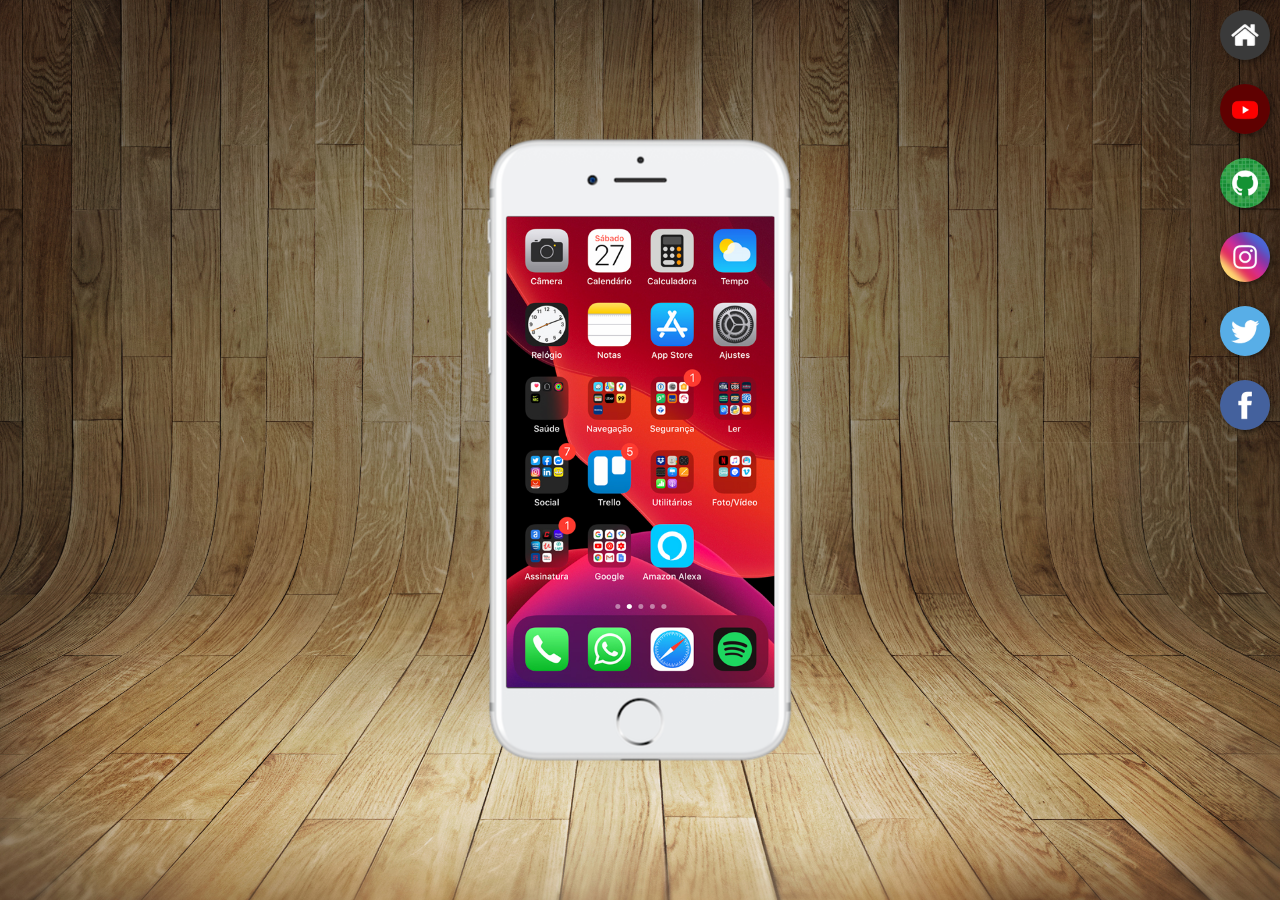
<file: index.html>
<!DOCTYPE html>
<html lang="pt-br">
  <head>
    <meta charset="UTF-8" />
    <meta name="viewport" content="width=device-width, initial-scale=1.0" />
    <link rel="shortcut icon" href="favicon.ico" type="image/x-icon" />
    <link rel="stylesheet" href="estilos/style.css" />
    <title>Projeto Redes Sociais</title>
  </head>
  <body>
    <main>
      <!--imagem do celular (tela)-->
      <section id="telefone">
        <!--mostra a imagem da tela inicial-->
        <iframe name="tela" id="tela" src="home.html" frameborder="0"></iframe>
      </section>

      <!--apps sociais-->
      <section id="redes-sociais">
        <!--link da pagina / conteudo do app-->
        <a href="home.html" target="tela">
          <!--imagem logo do app-->
          <img src="imagens/logo-home.jpg" alt=""
        /></a>
        <br />

        <a href="youtube.html" target="tela"
          ><img src="imagens/logo-youtube.jpg" alt="" /></a
        ><br />

        <a href="github.html" target="tela"
          ><img src="imagens/logo-github.jpg" alt="" /></a
        ><br />

        <a href="instagram.html" target="tela"
          ><img src="imagens/logo-instagram.jpg" alt="" /></a
        ><br />

        <a href="twitter.html" target="tela"
          ><img src="imagens/logo-twitter.jpg" alt="" /></a
        ><br />

        <a href="facebook.html" target="tela"
          ><img src="imagens/logo-facebook.jpg" alt=""
        /></a>
      </section>
    </main>
  </body>
</html>
</file>
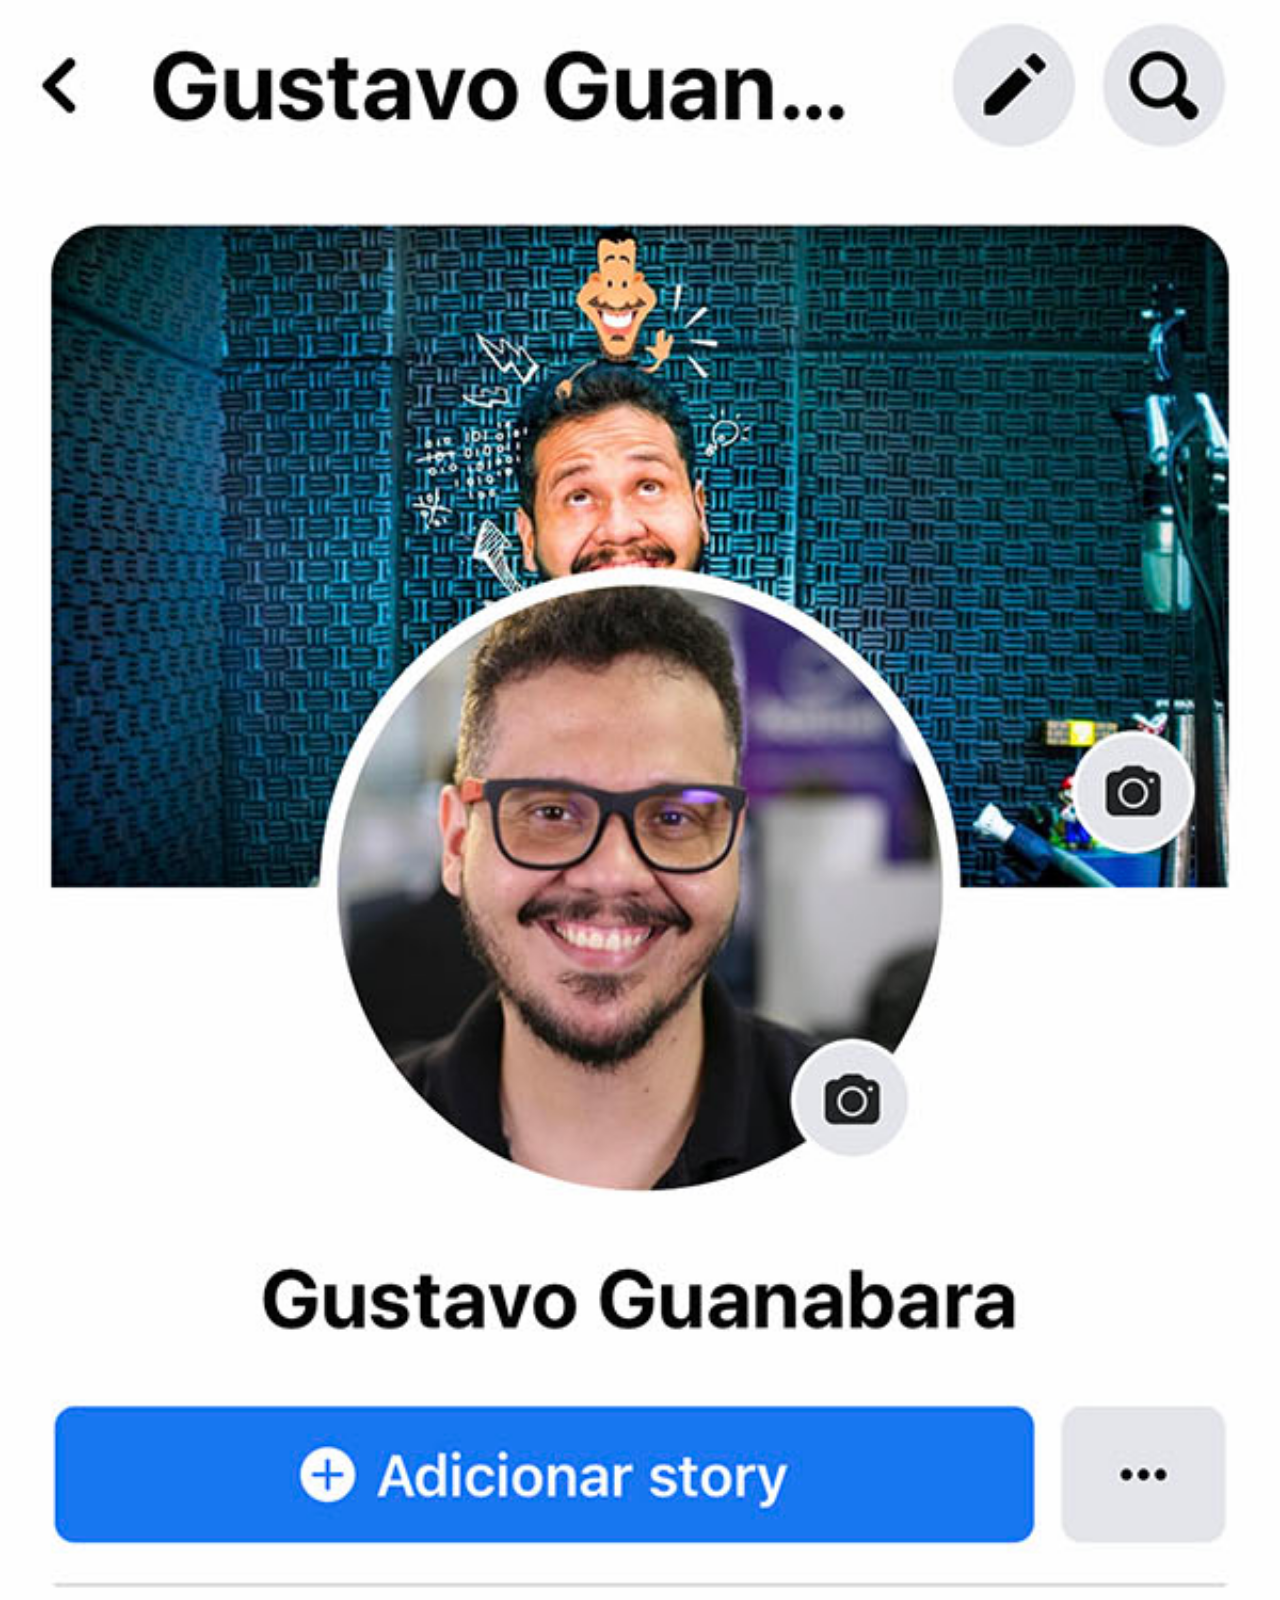
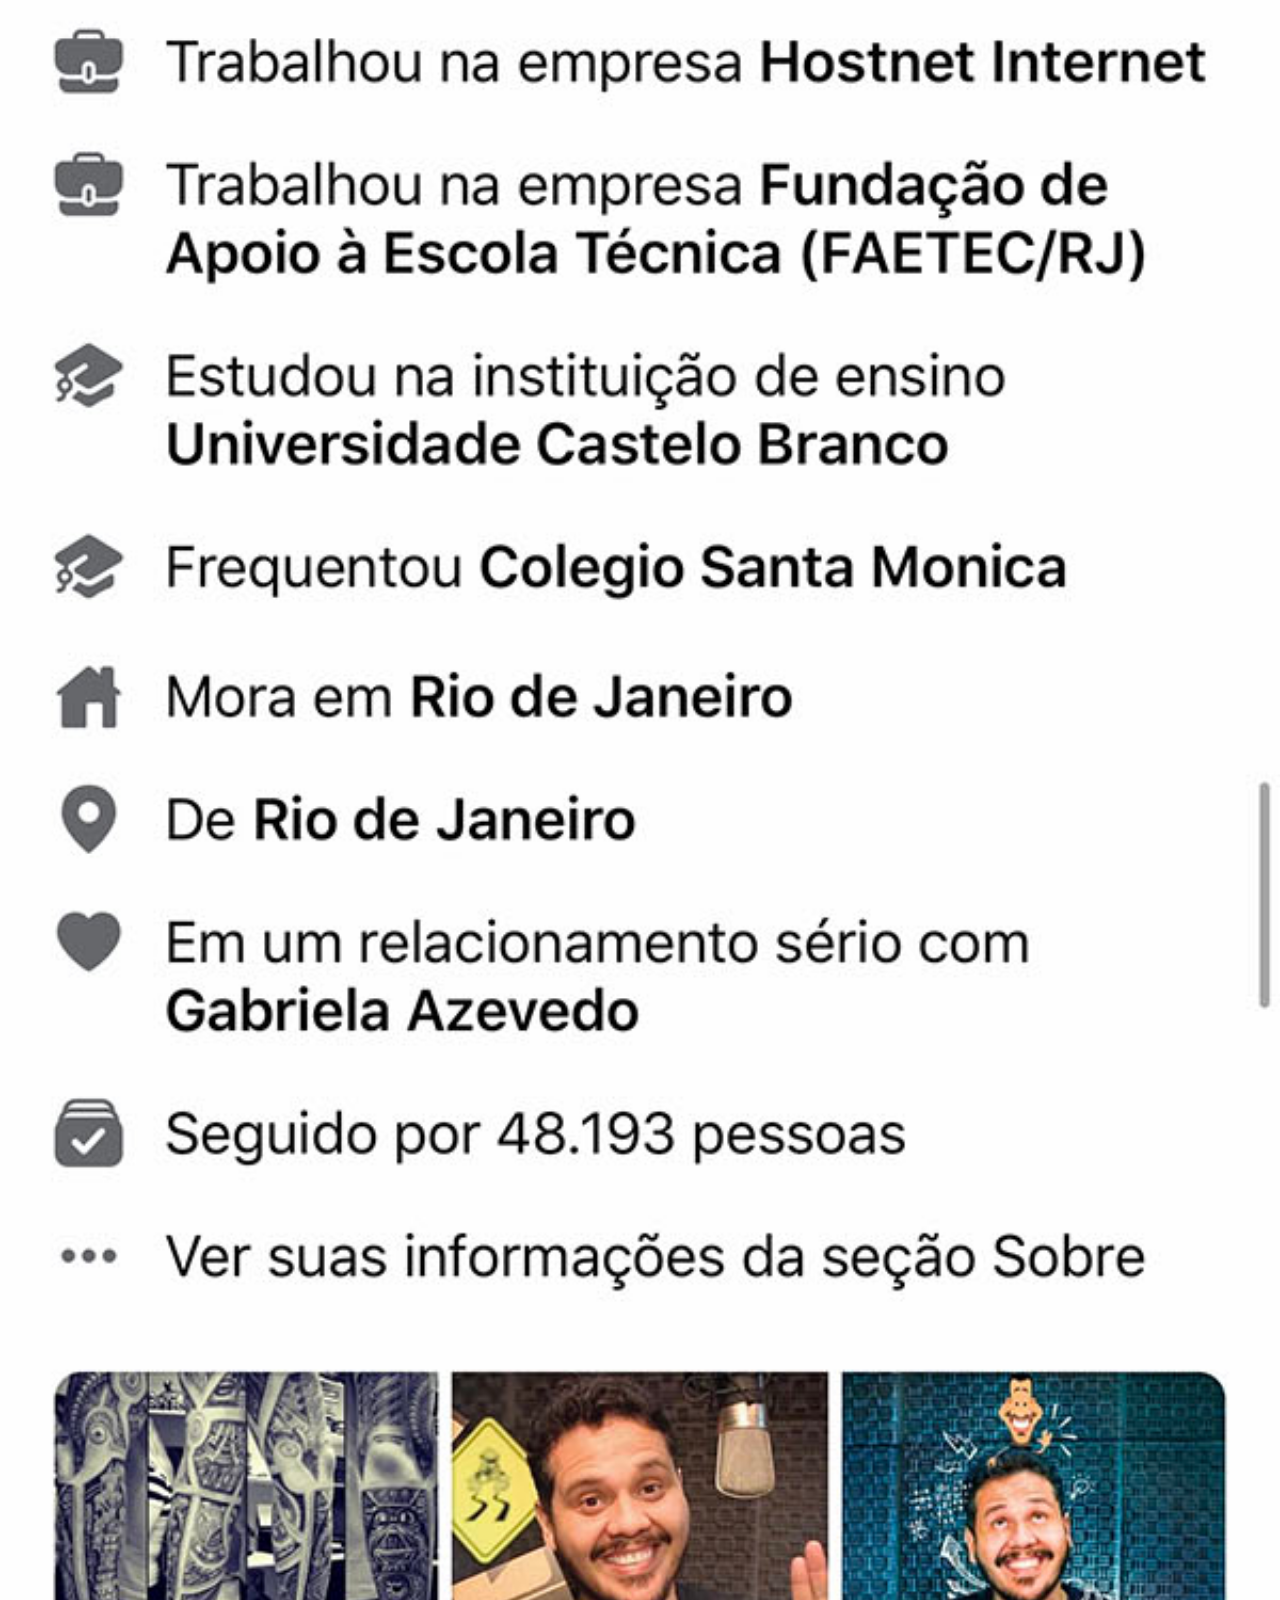
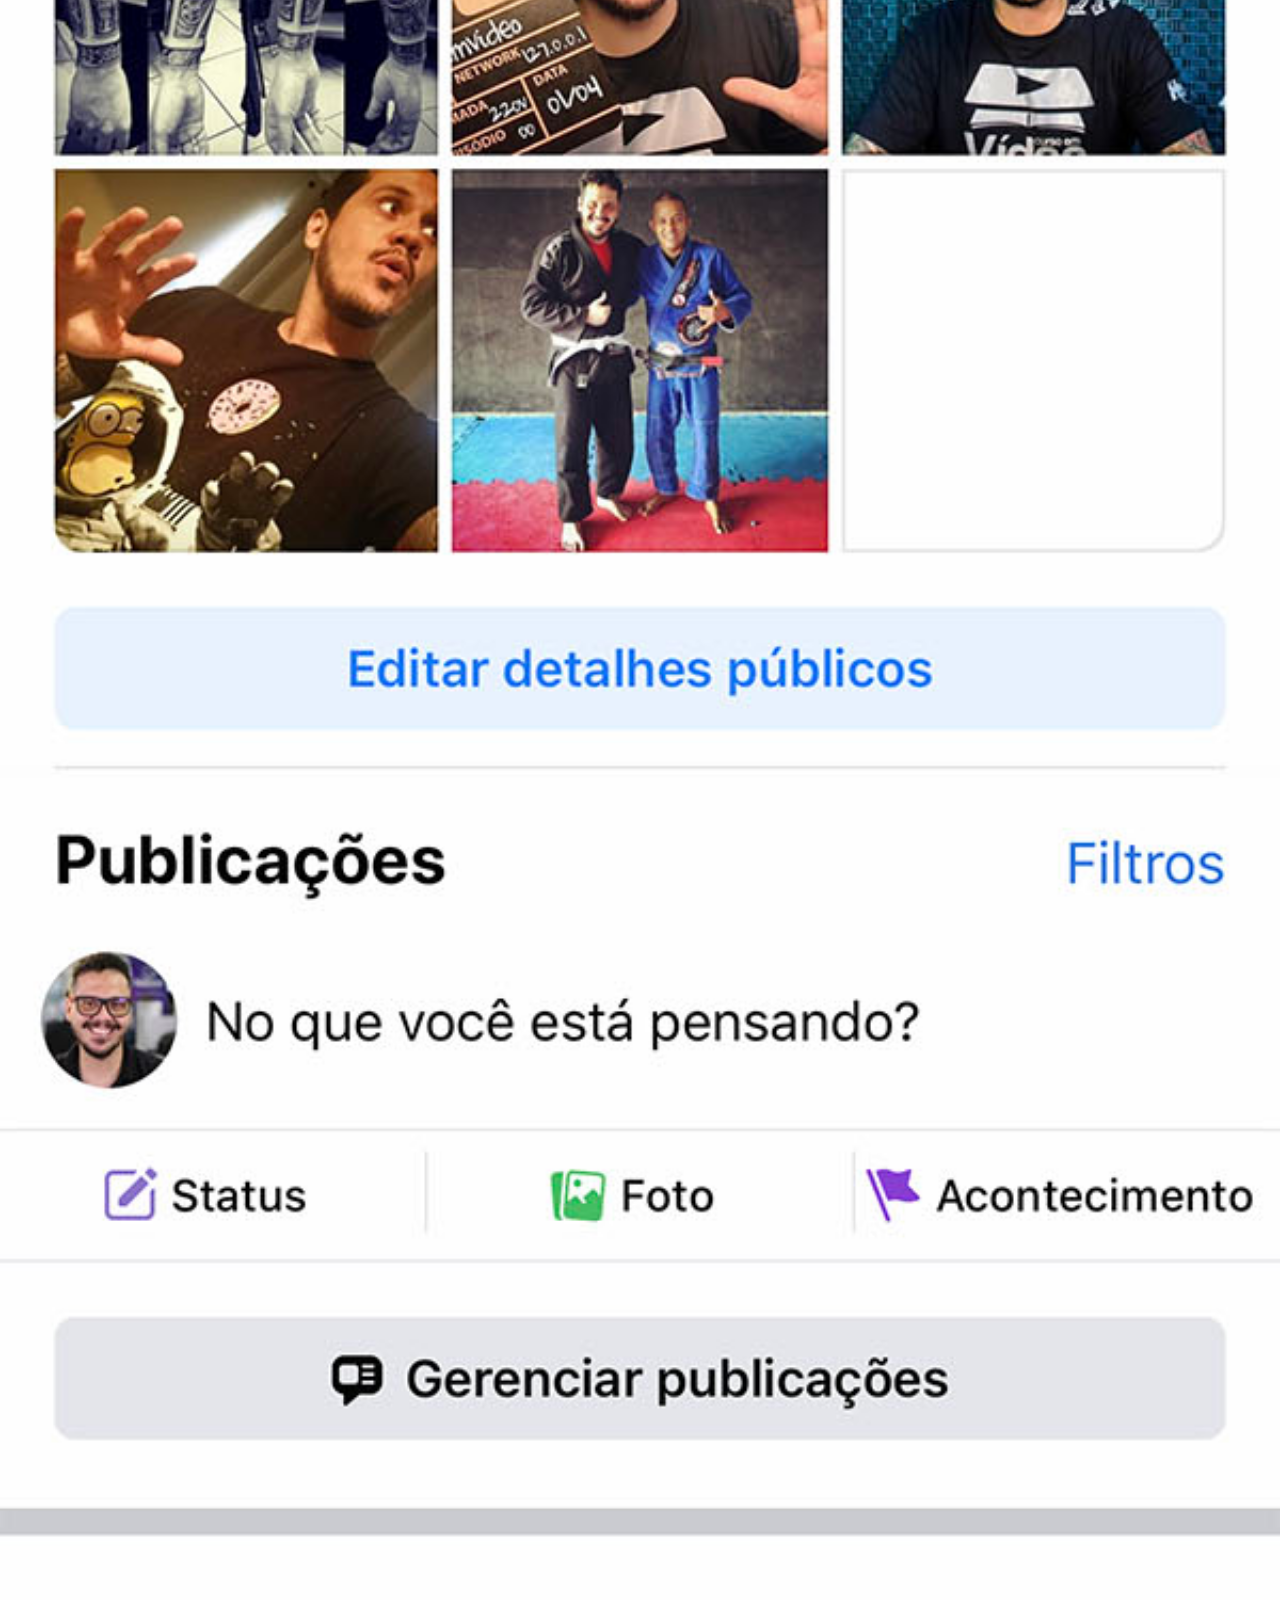
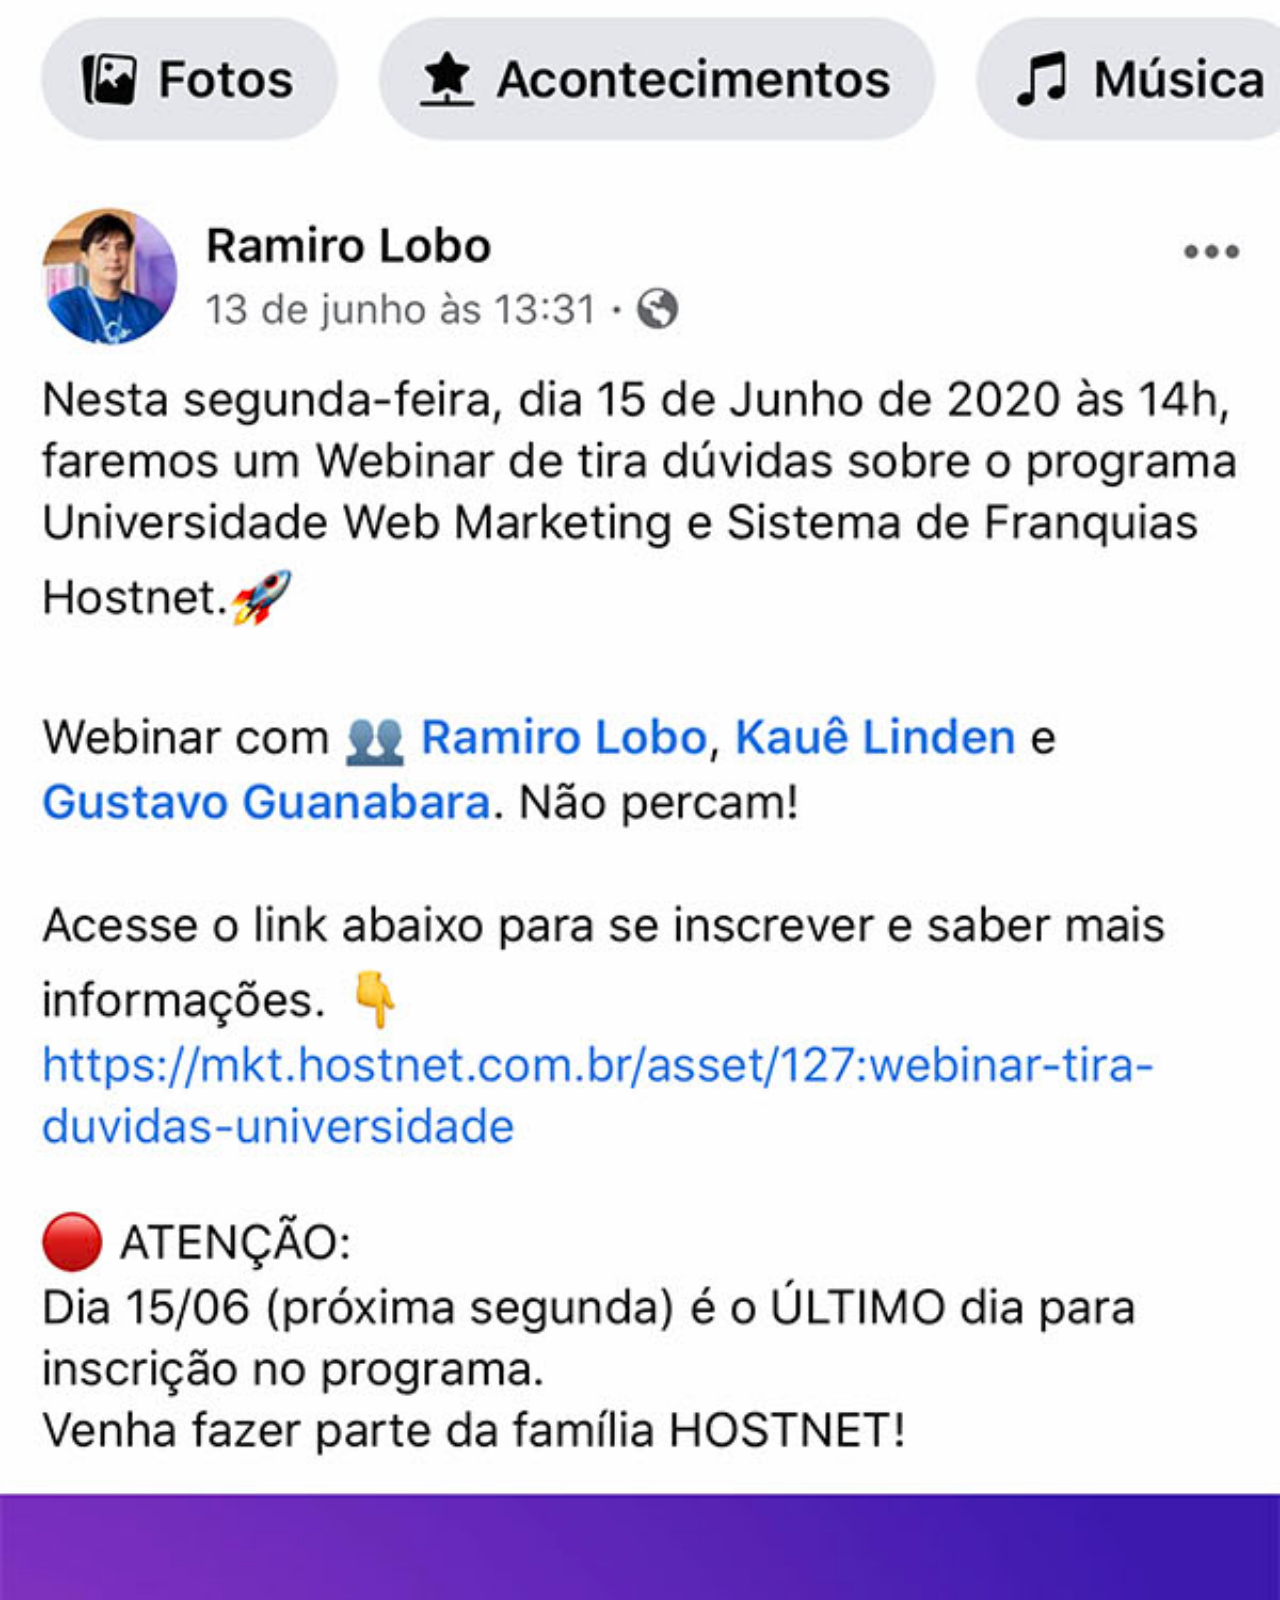
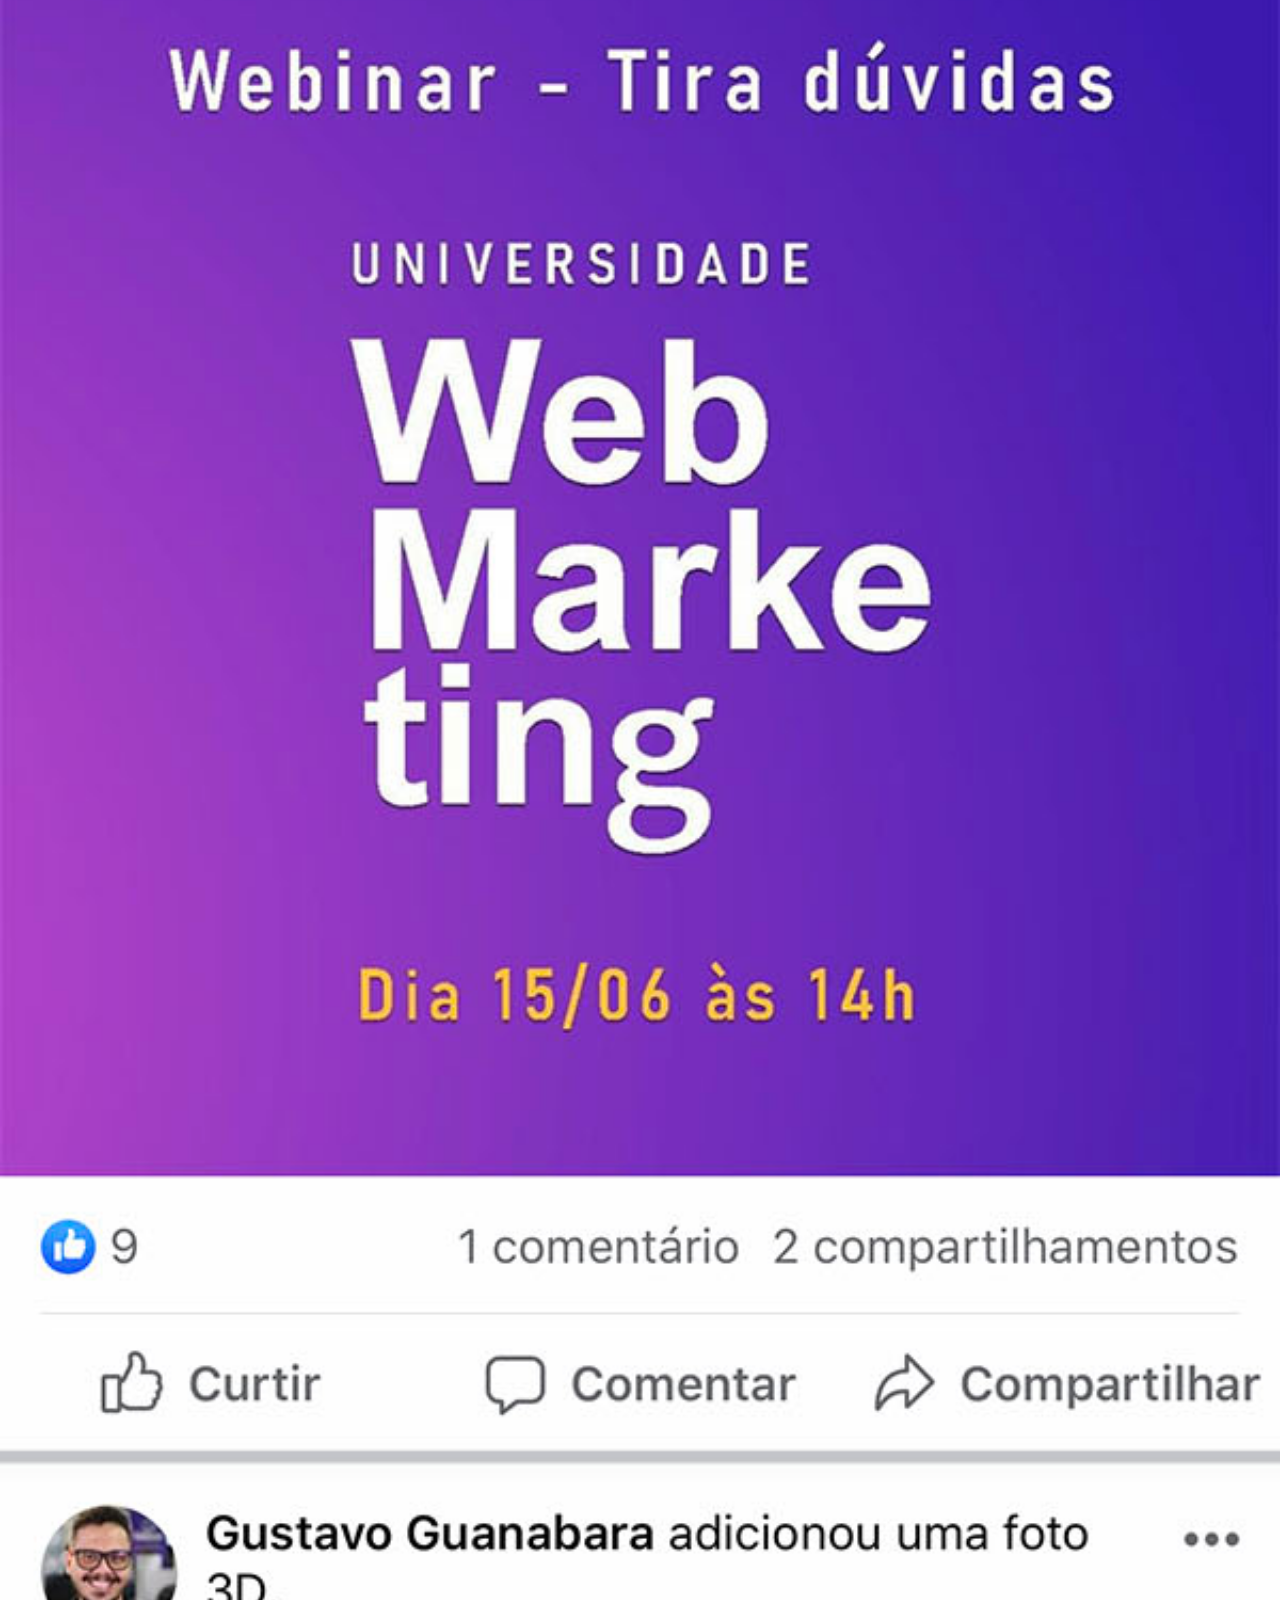
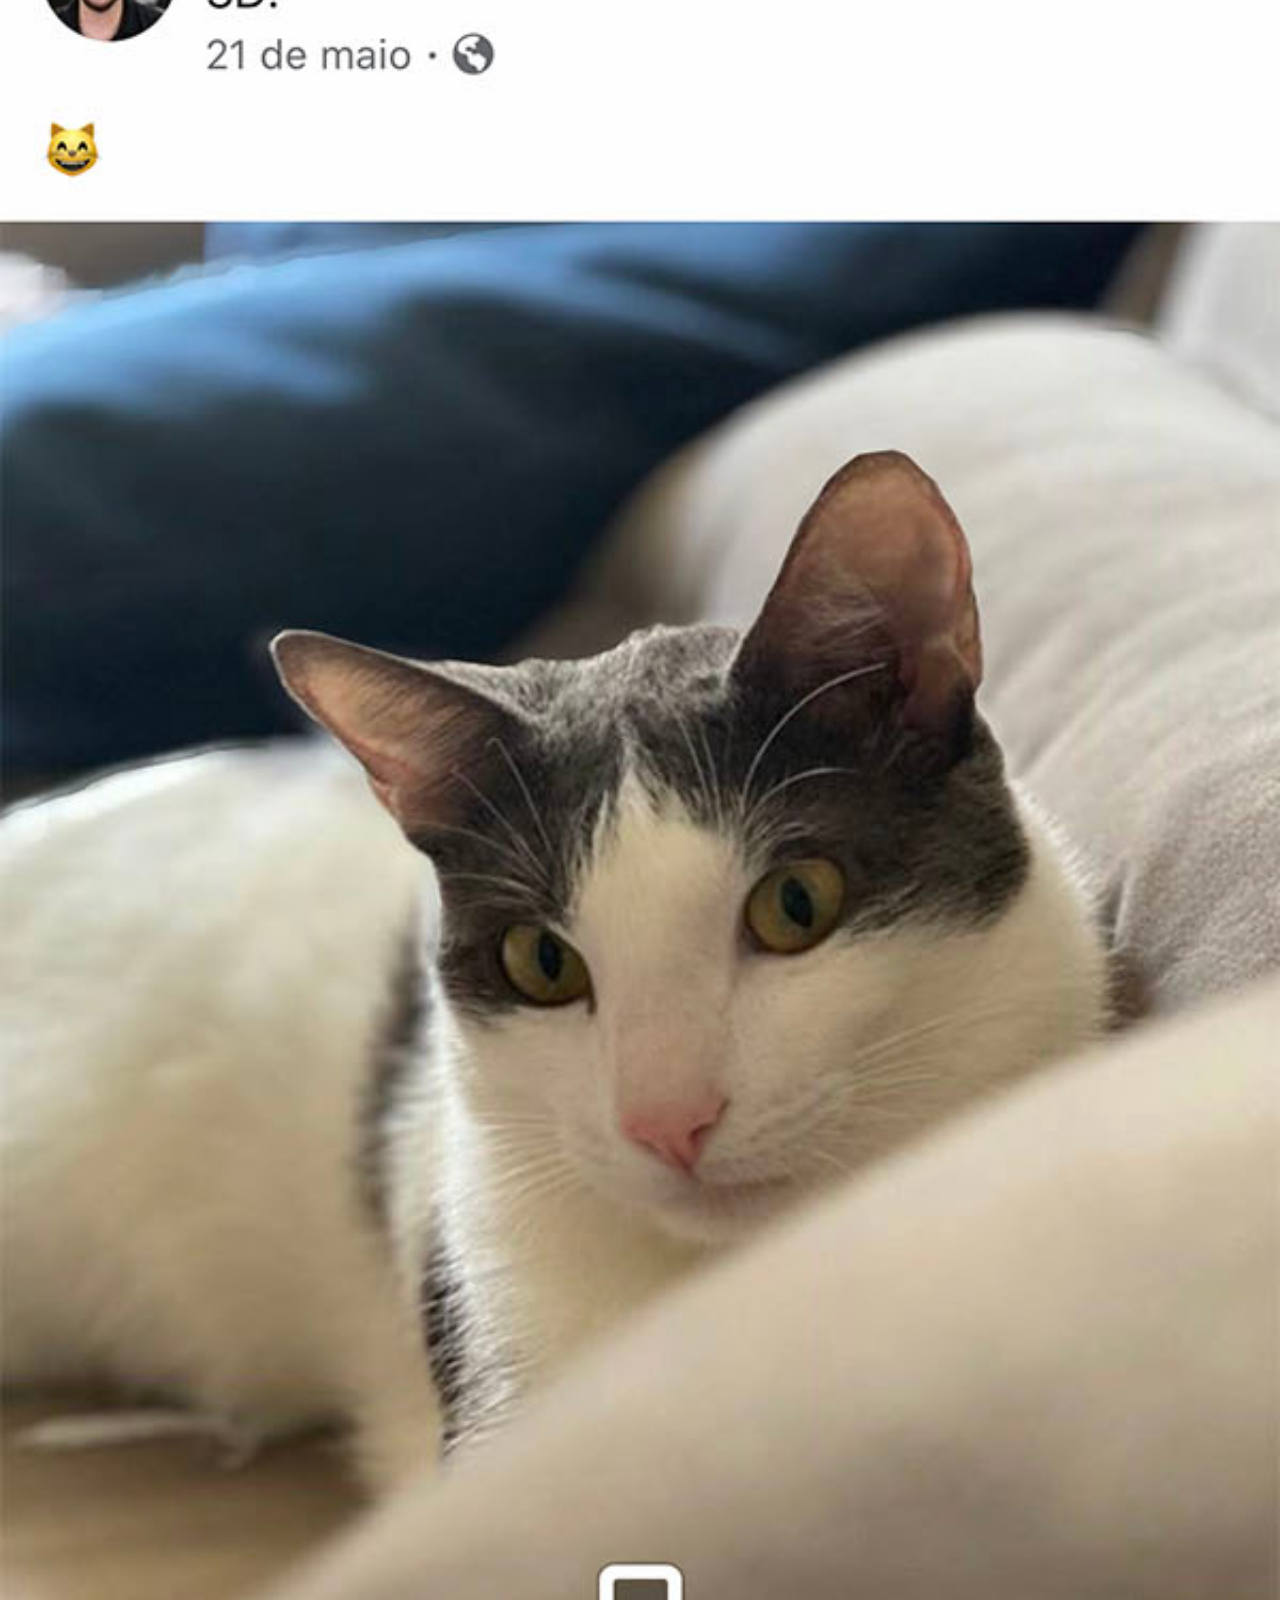
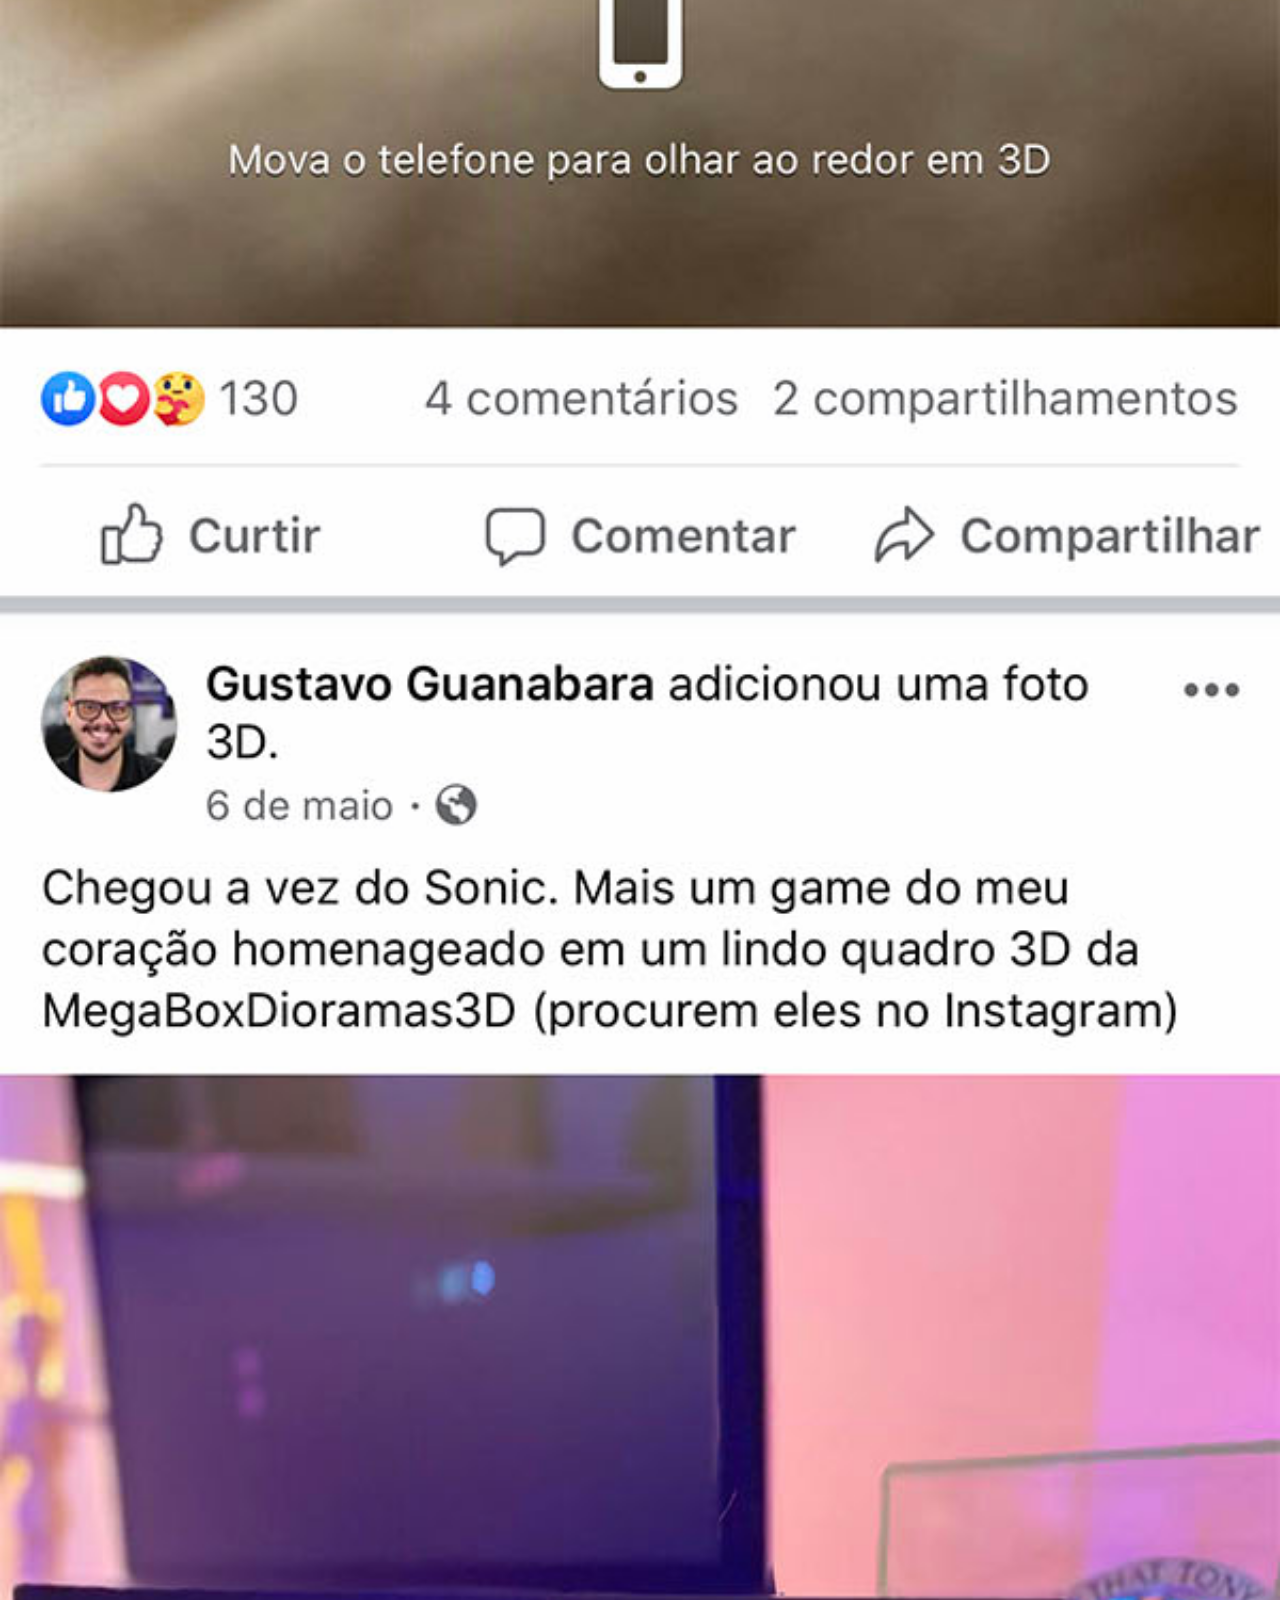
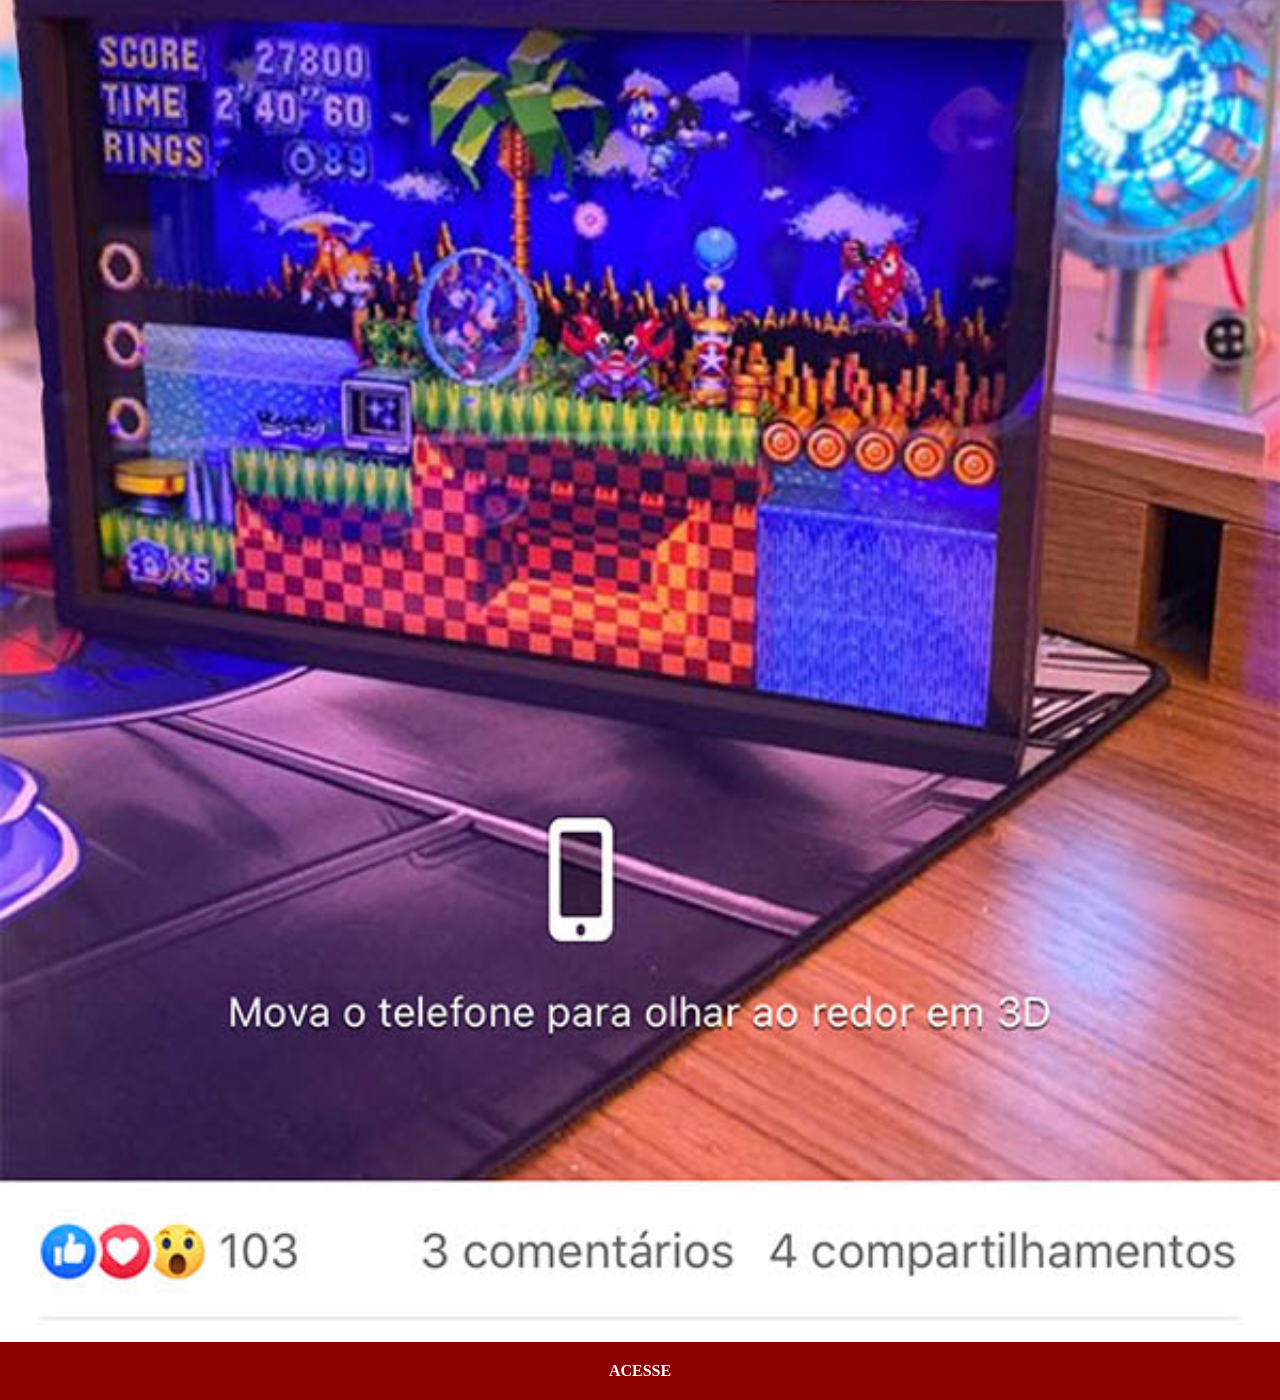
<file: facebook.html>
<!DOCTYPE html>
<html lang="pt-br">
  <head>
    <meta charset="UTF-8" />
    <meta name="viewport" content="width=device-width, initial-scale=1.0" />
    <link rel="stylesheet" href="/estilos/social.css" />
    <title>Facebook</title>
  </head>
  <body>
    <img src="../imagens/tela-facebook.jpg" alt="" />
    <a href="https://www.youtube.com/@CursoemVideo/playlists" target="_blank"
      >ACESSE</a
    >
  </body>
</html>
</file>
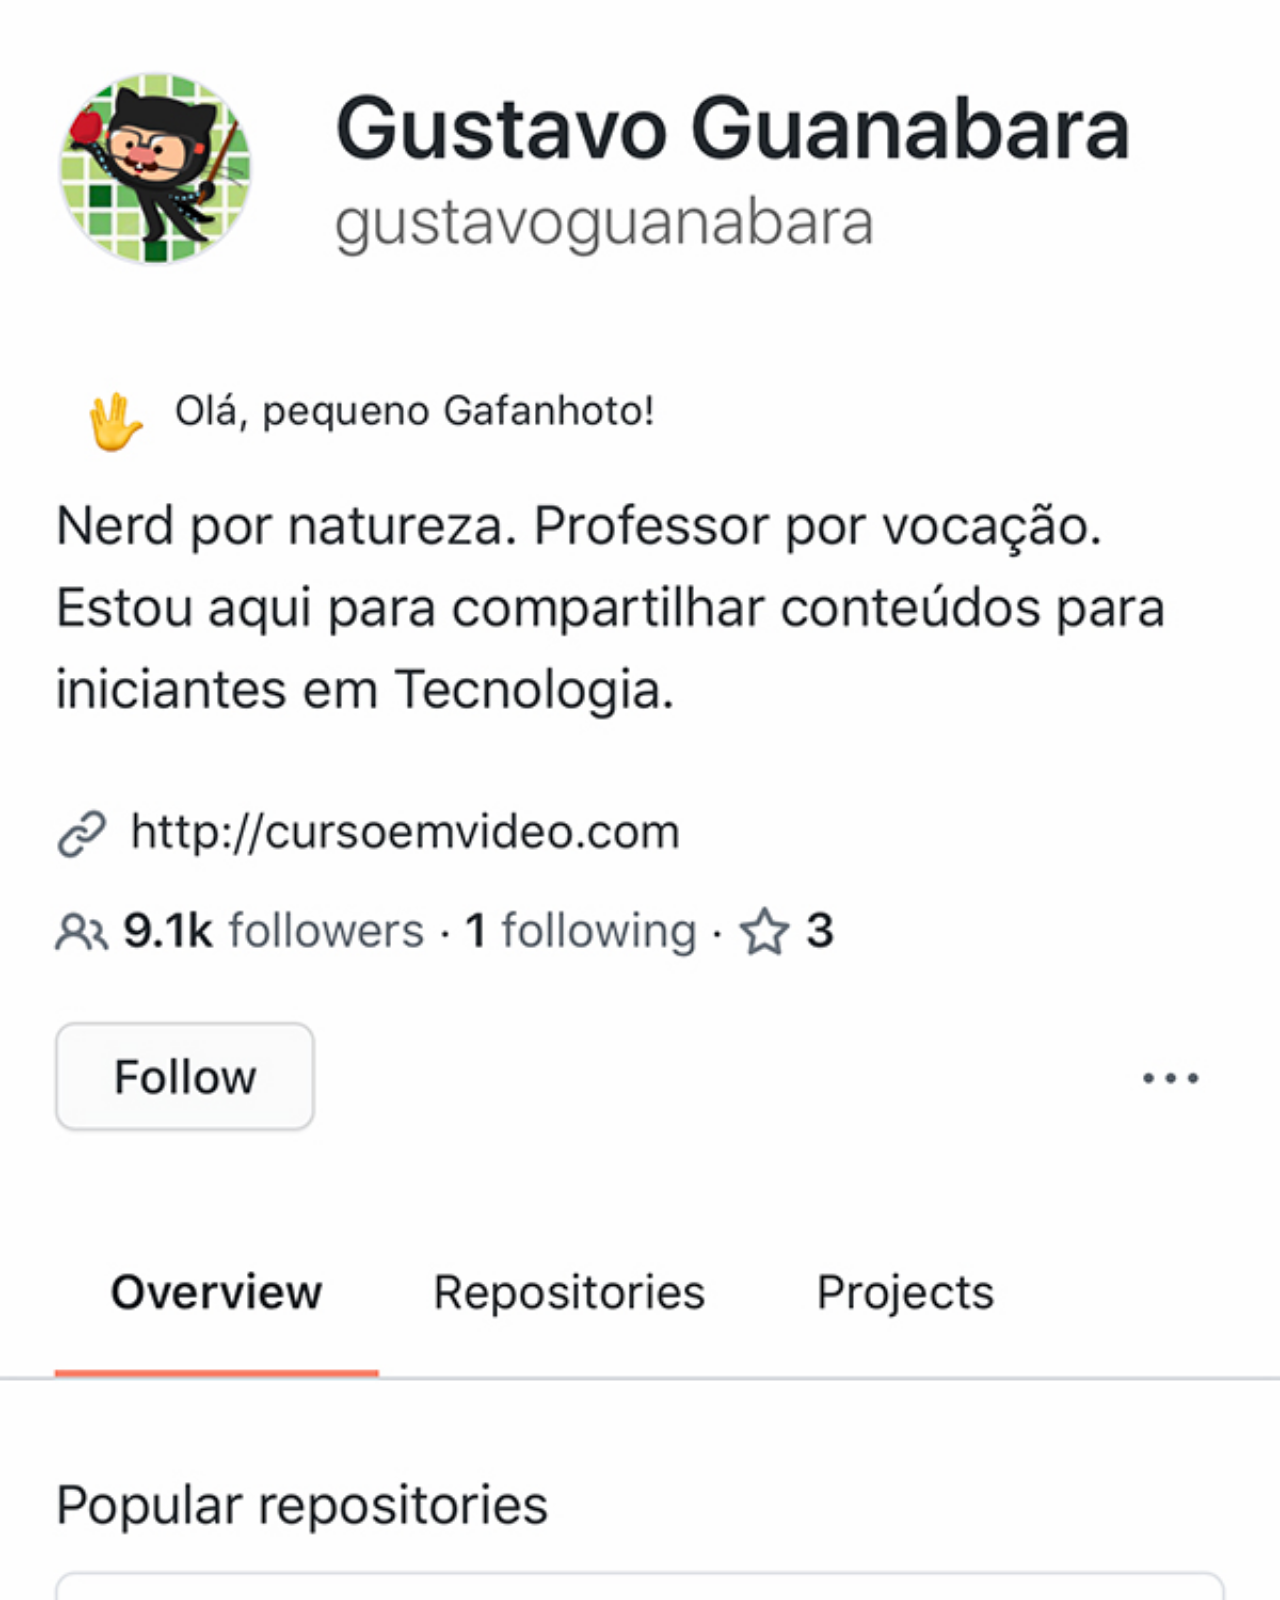
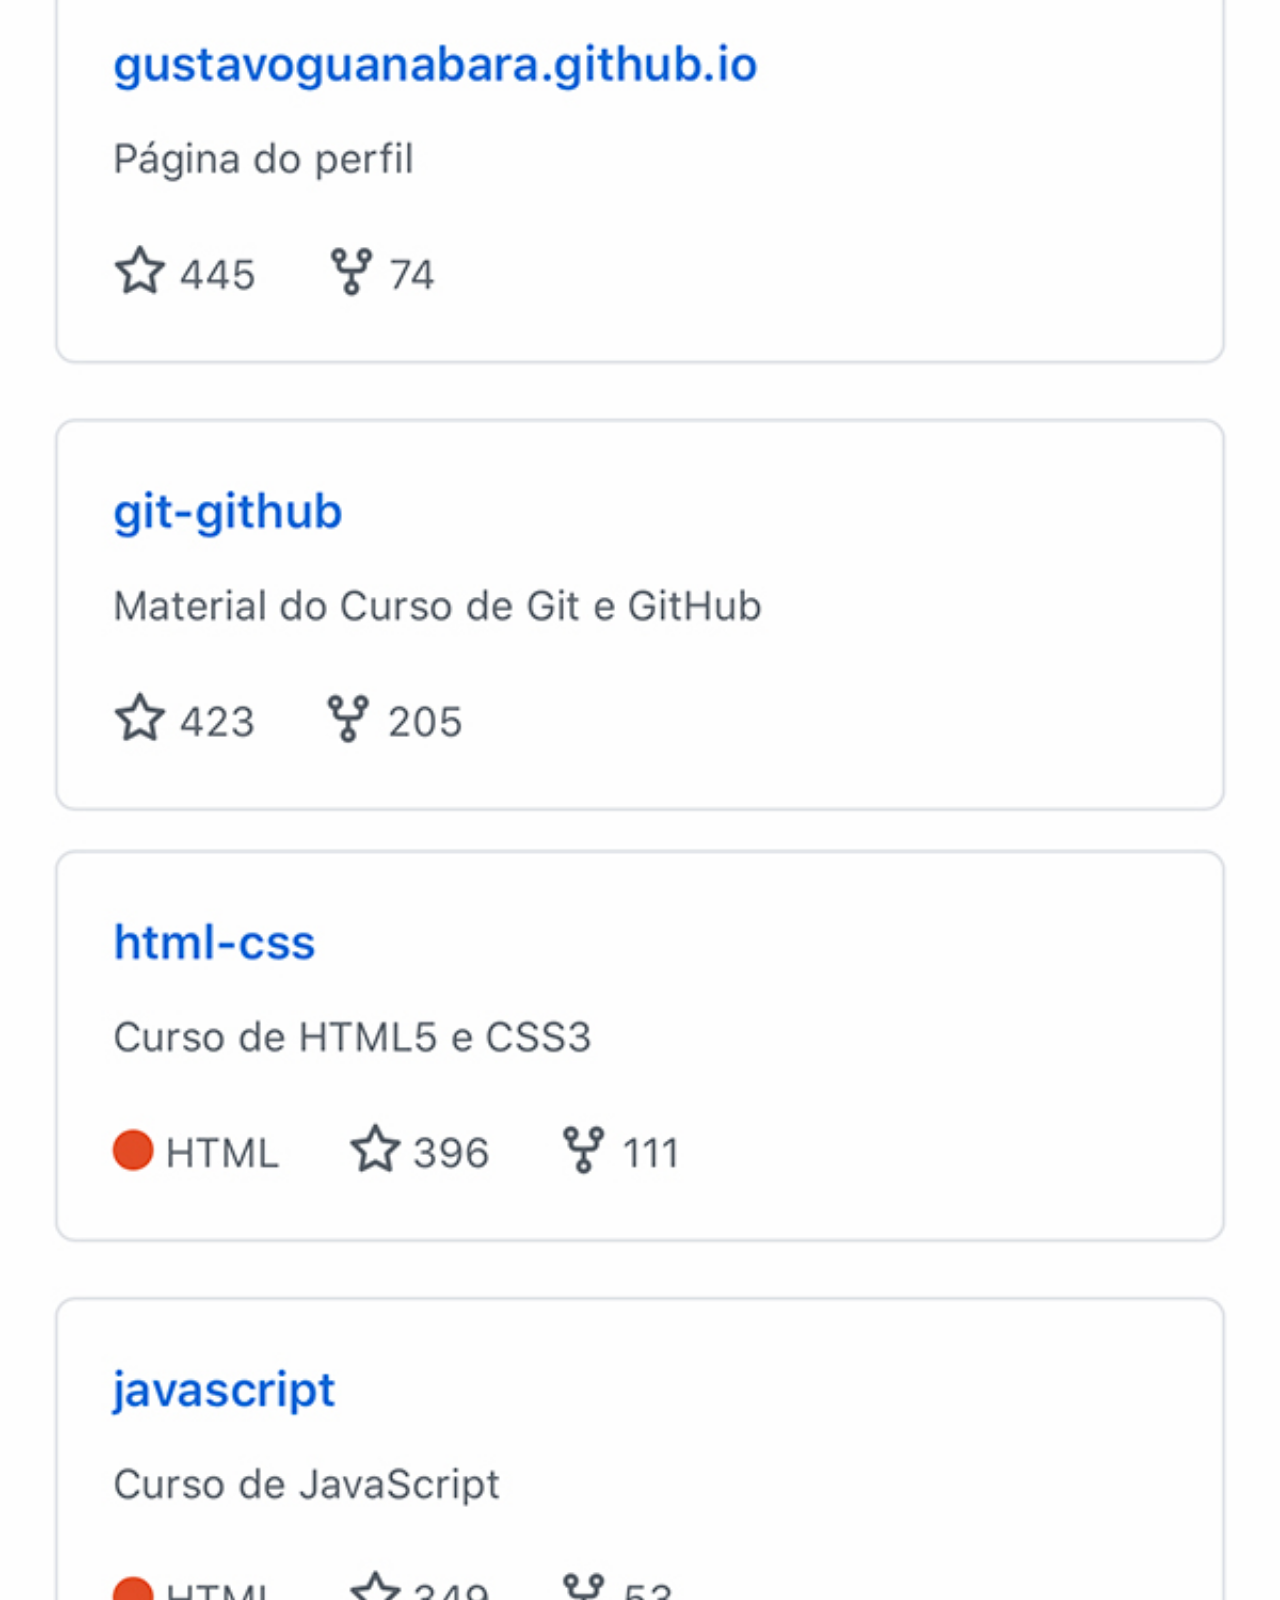
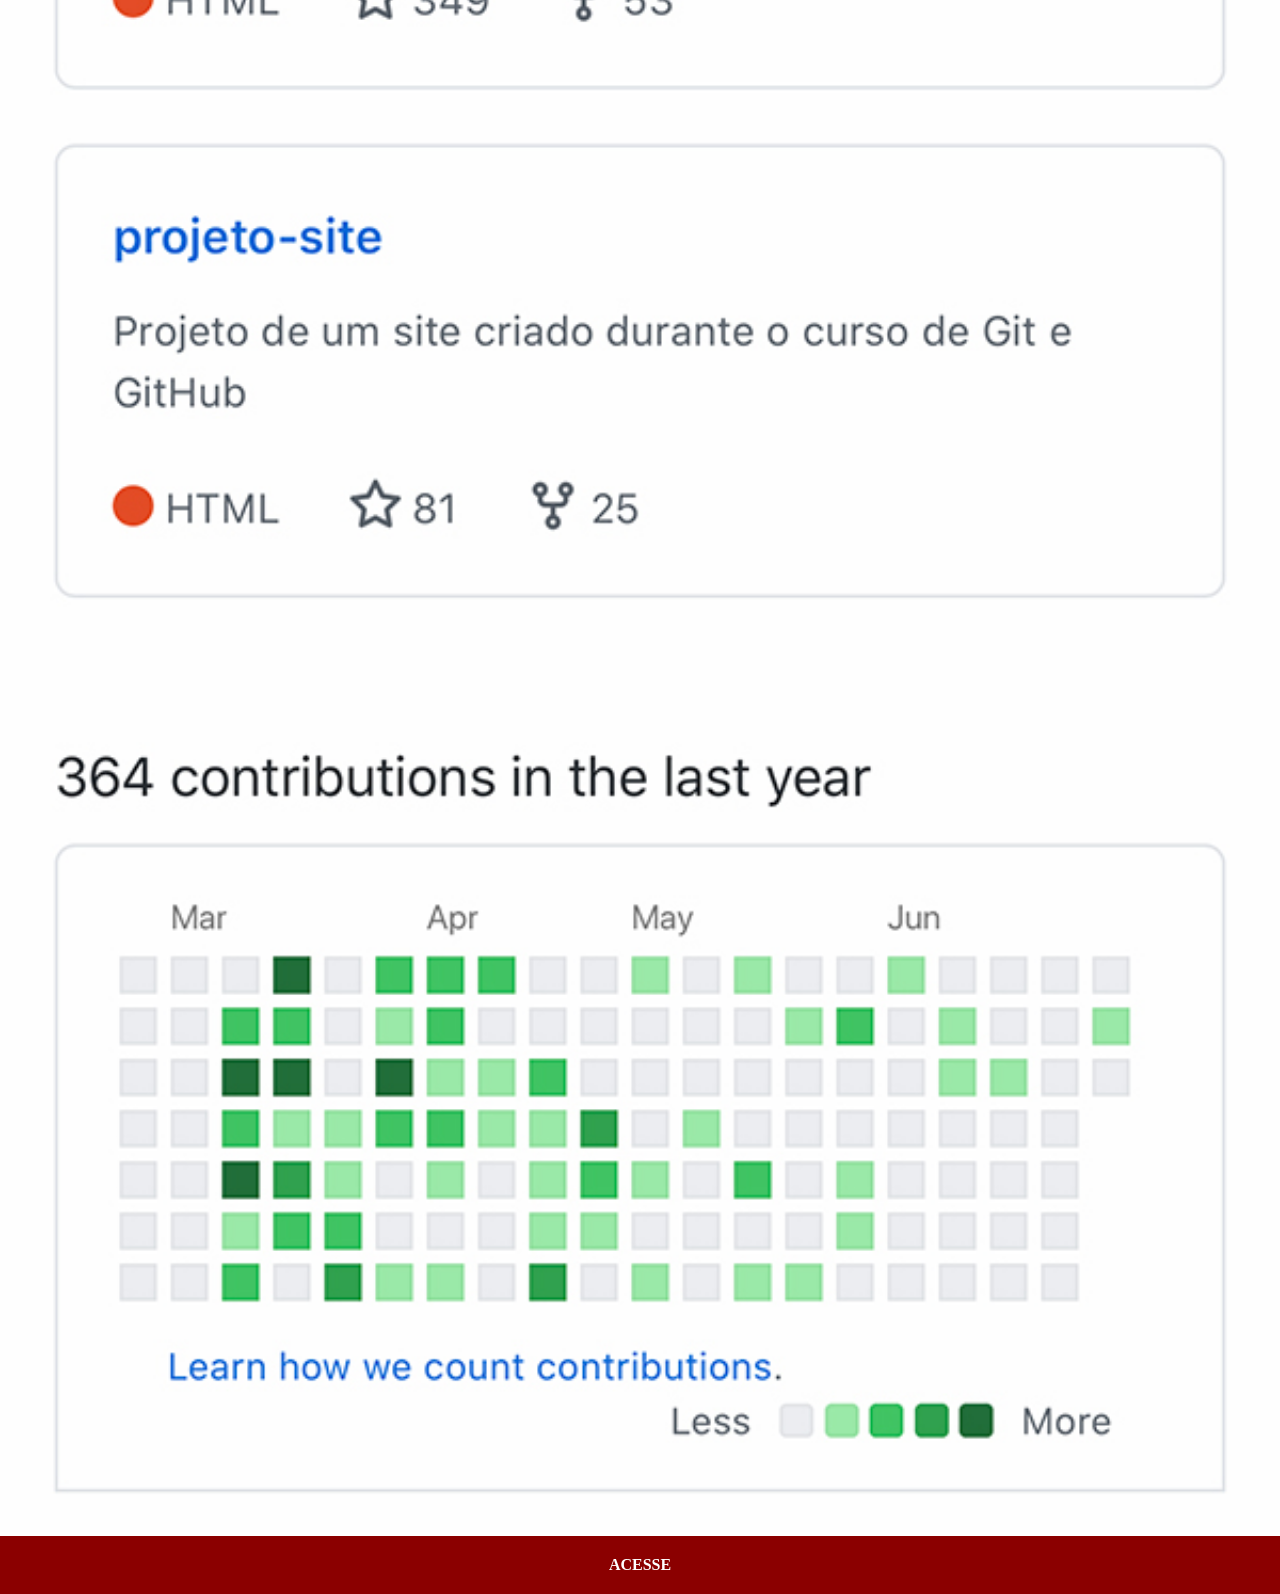
<file: github.html>
<!DOCTYPE html>
<html lang="pt-br">
  <head>
    <meta charset="UTF-8" />
    <meta name="viewport" content="width=device-width, initial-scale=1.0" />
    <link rel="stylesheet" href="/estilos/social.css" />
    <title>Github</title>
  </head>
  <body>
    <img src="../imagens/tela-github.jpg" alt="" />
    <a href="https://www.youtube.com/@CursoemVideo/playlists" target="_blank"
      >ACESSE</a
    >
  </body>
</html>
</file>
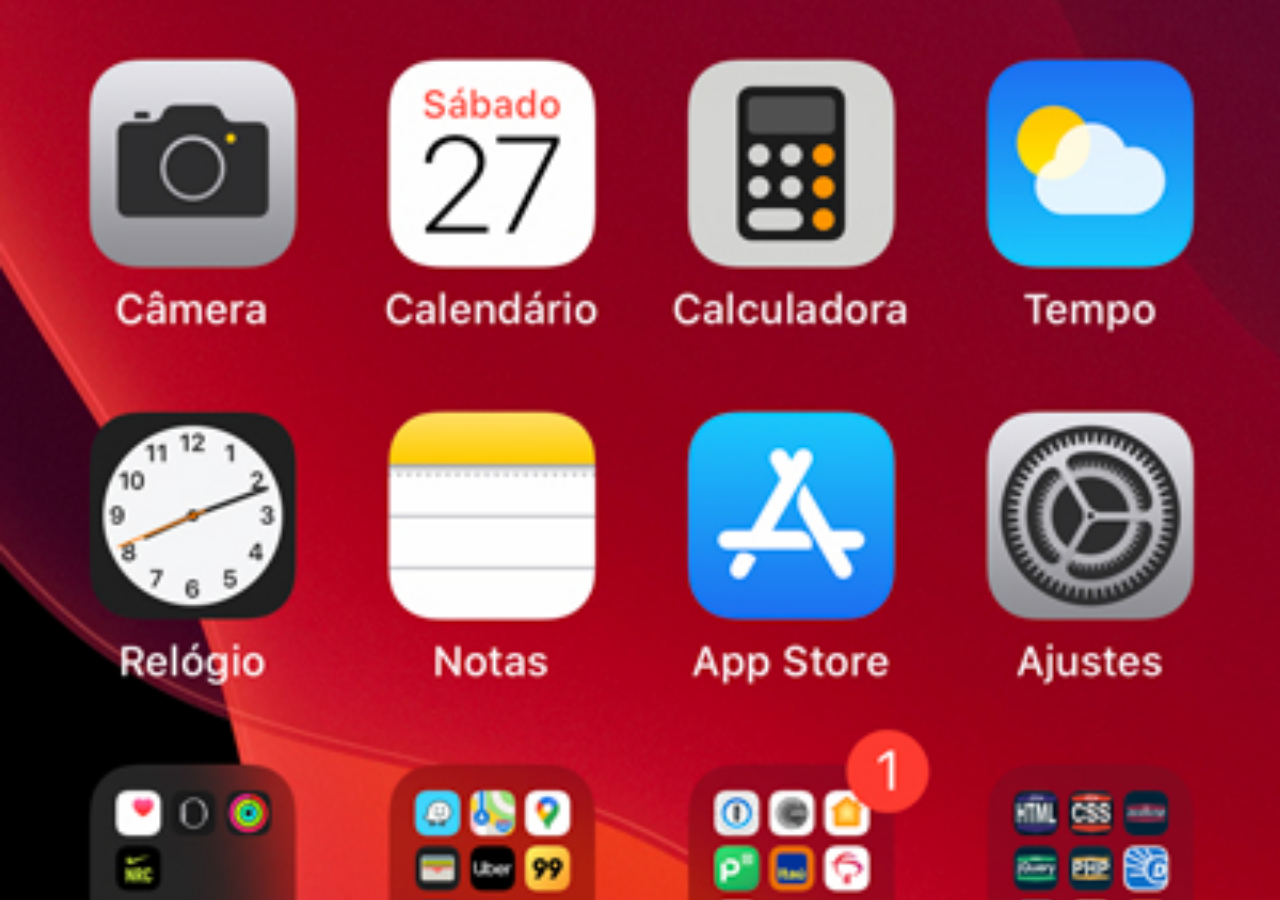
<file: home.html>
<!DOCTYPE html>
<html lang="pt-br">
  <head>
    <meta charset="UTF-8" />
    <meta name="viewport" content="width=device-width, initial-scale=1.0" />
    <title>Home</title>
  </head>
  <style>
    * {
      margin: 0;
      padding: 0;
    }

    body {
      width: 100vw;
      height: 100vh;
      background: url(imagens/tela-home.jpg) no-repeat top center;
      background-size: cover;
    }
  </style>
  <body></body>
</html>
</file>
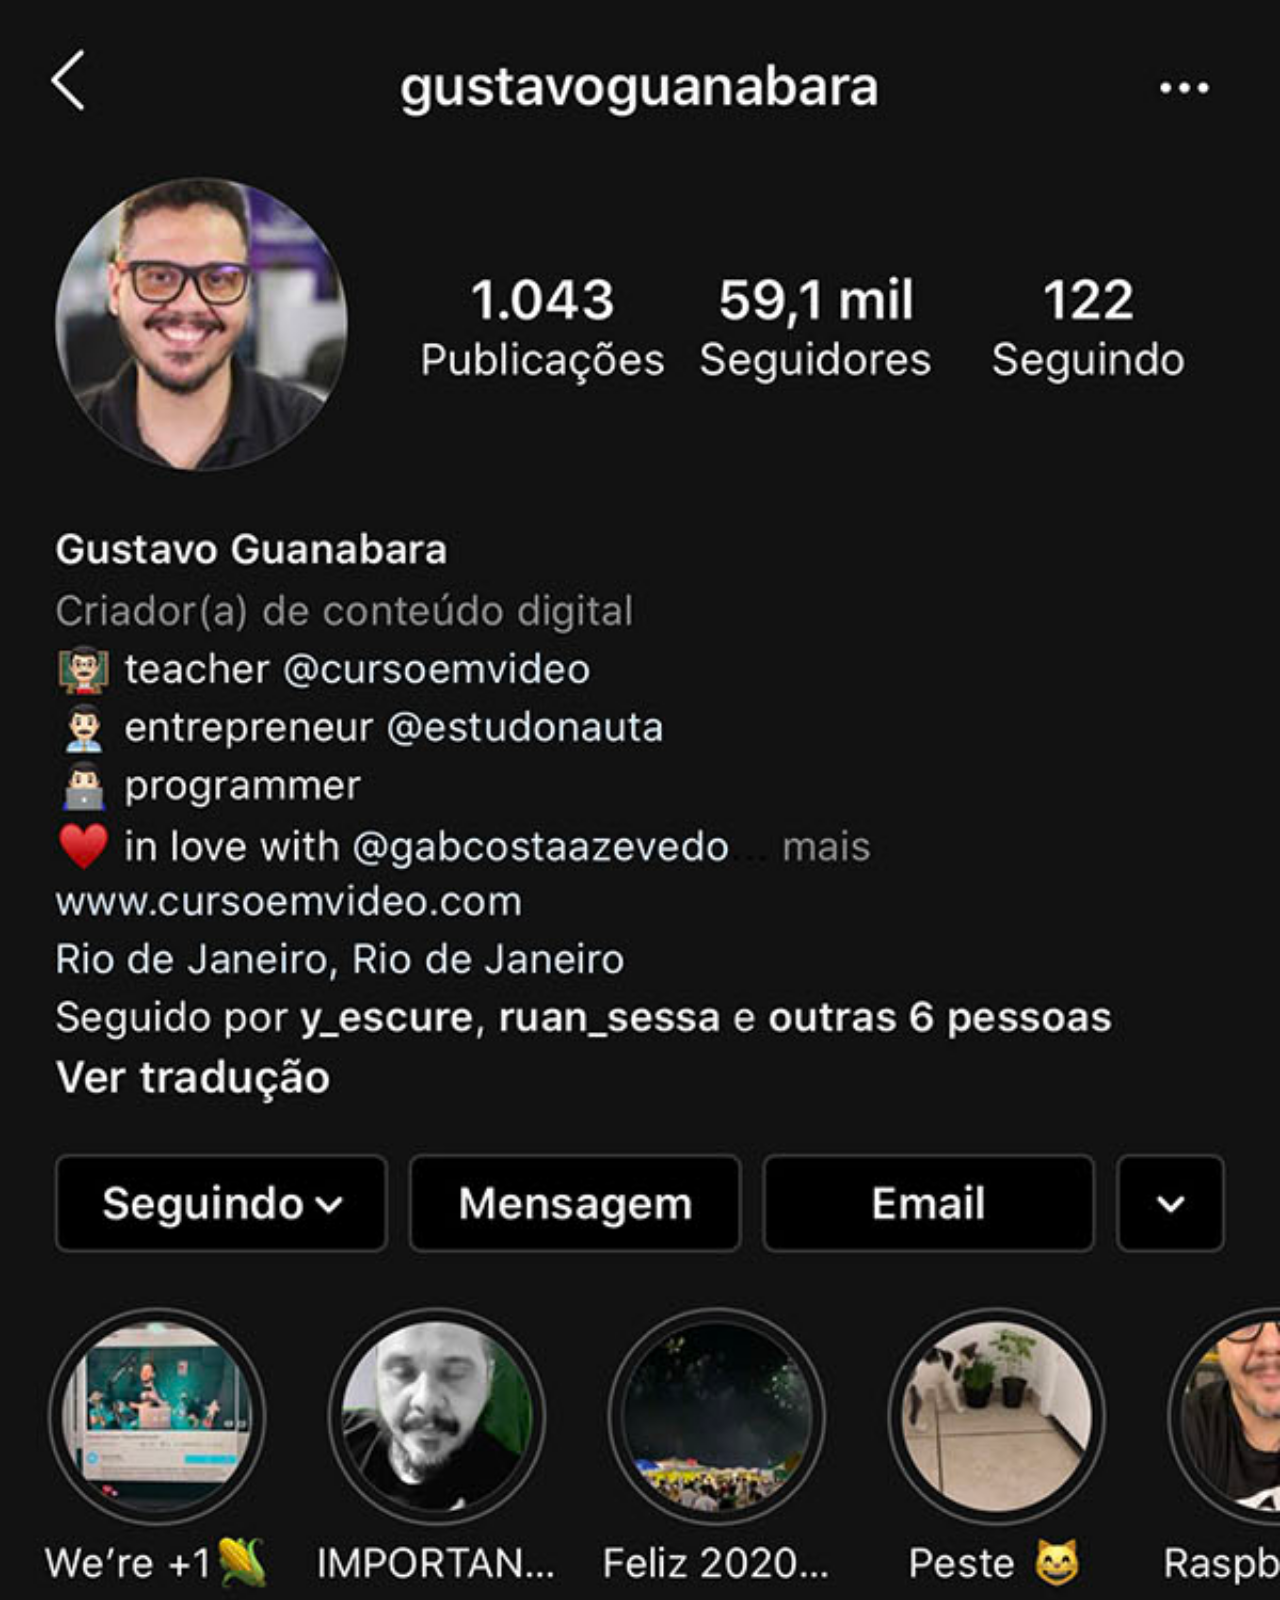
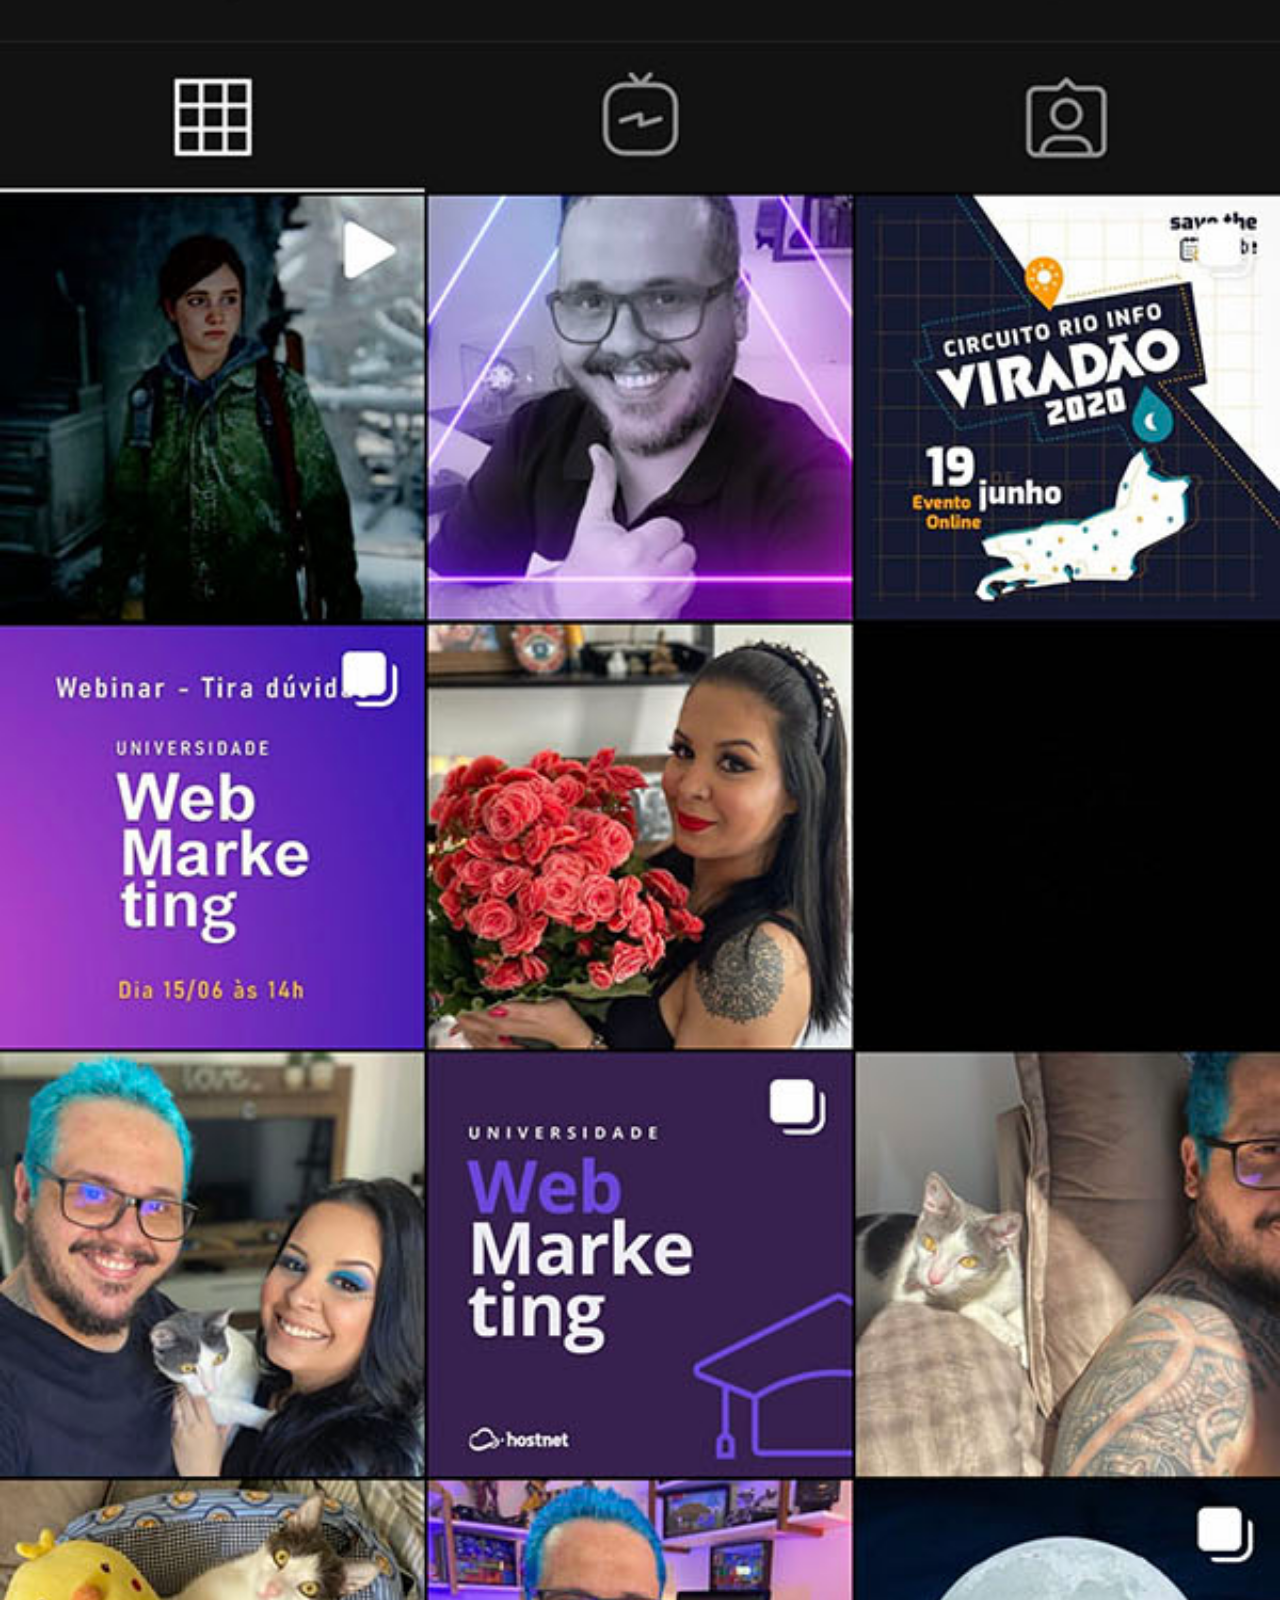
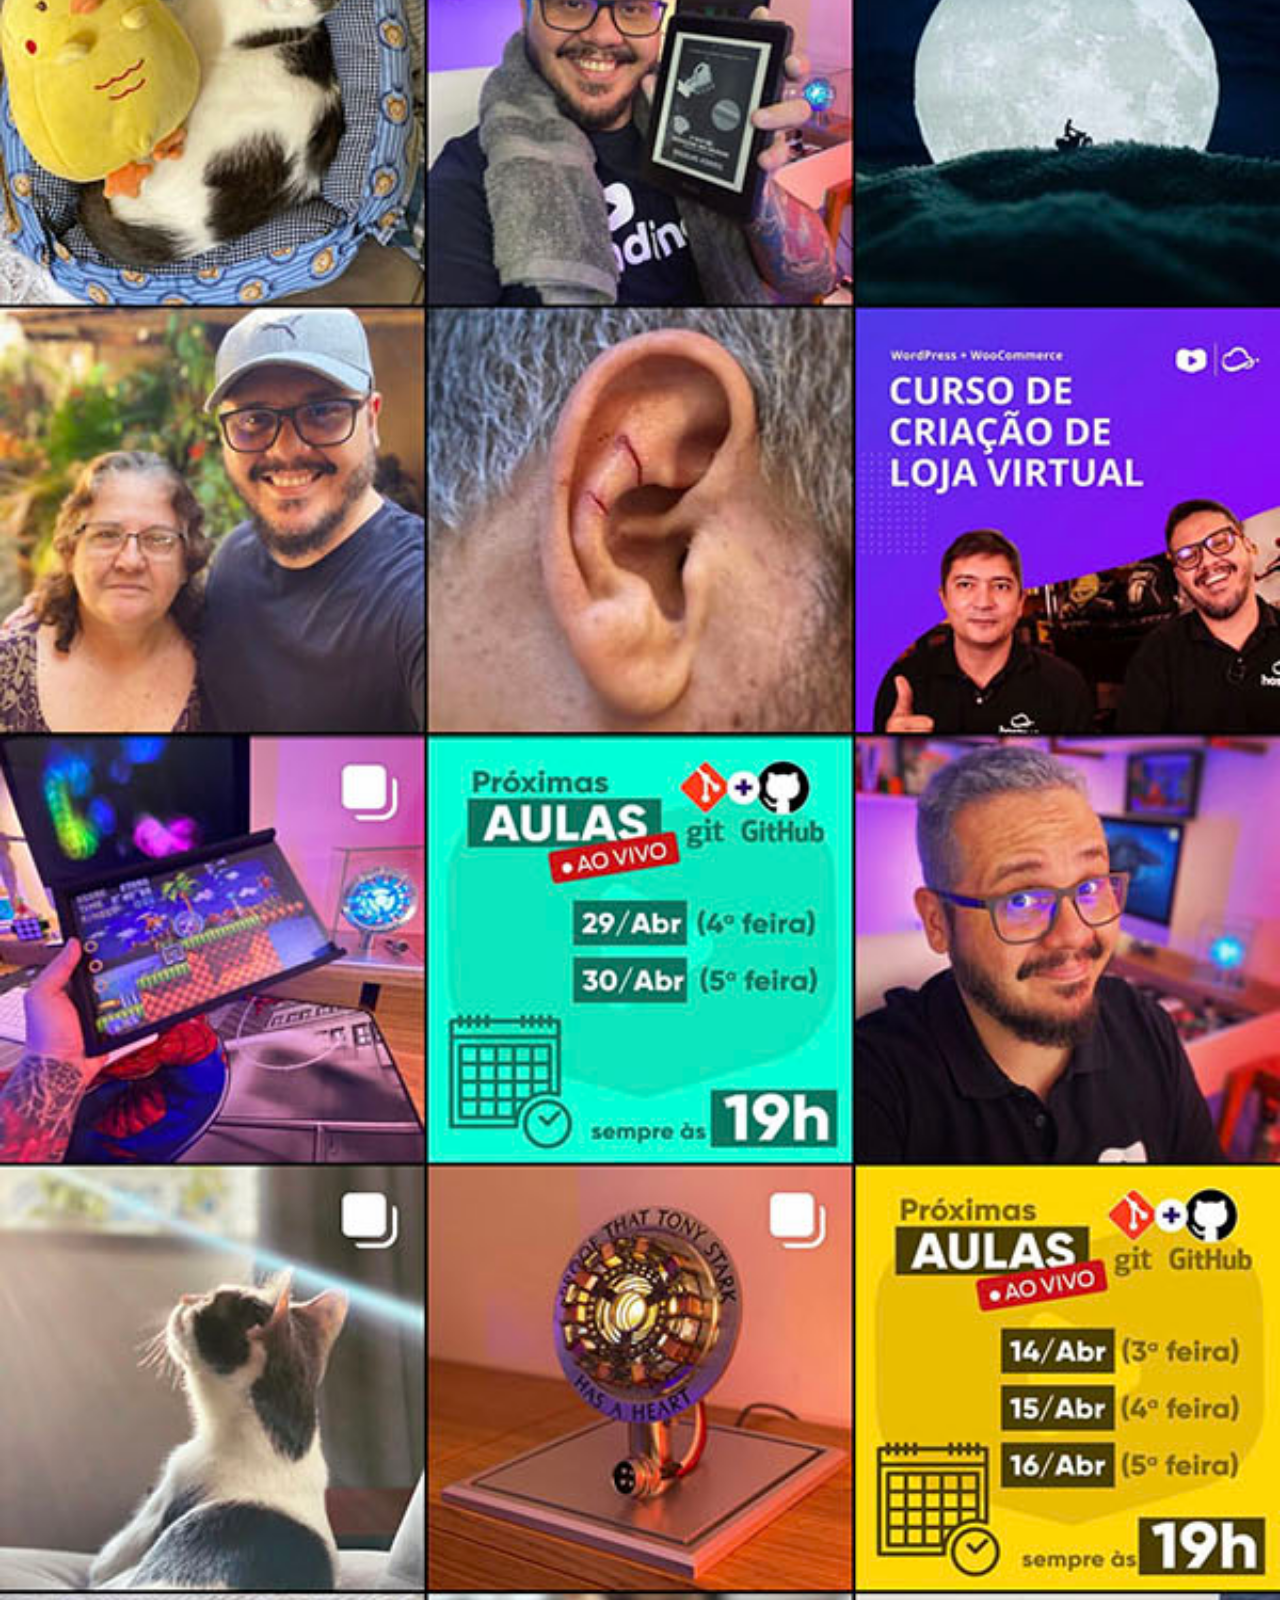
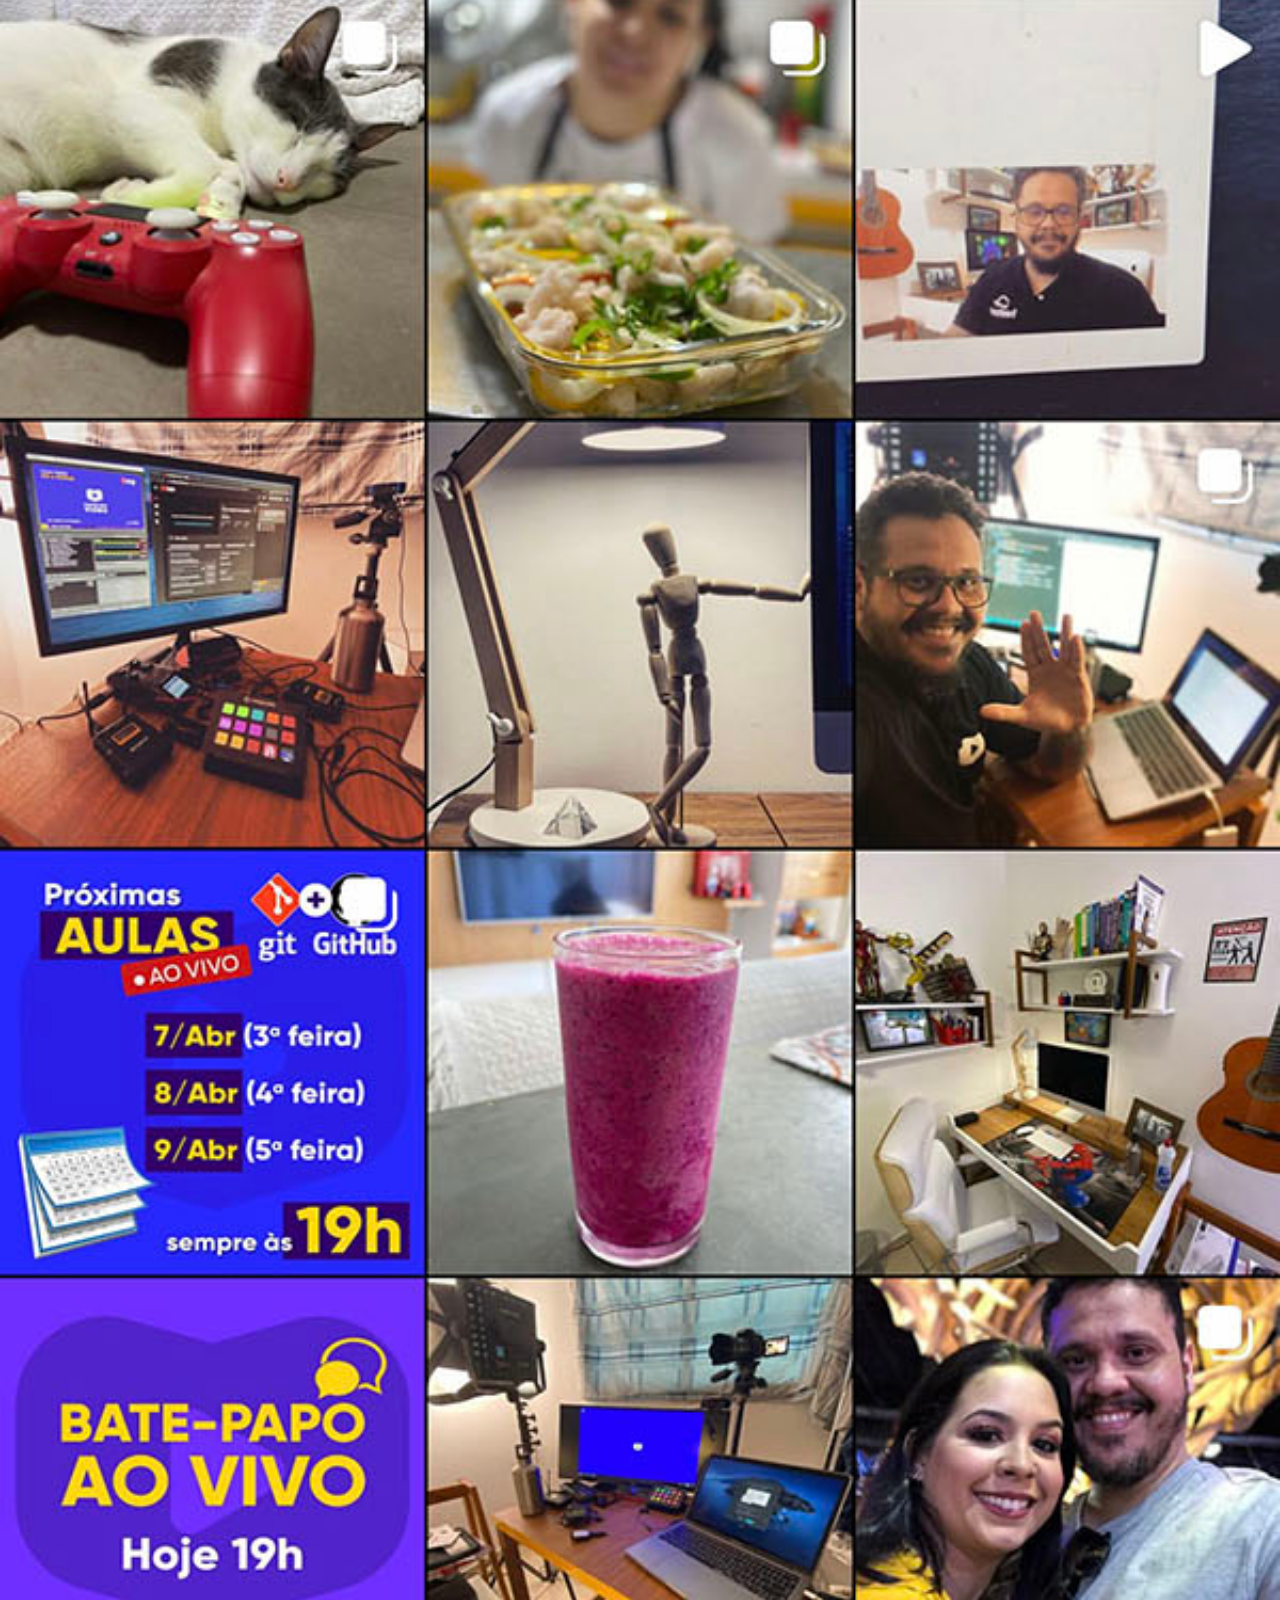
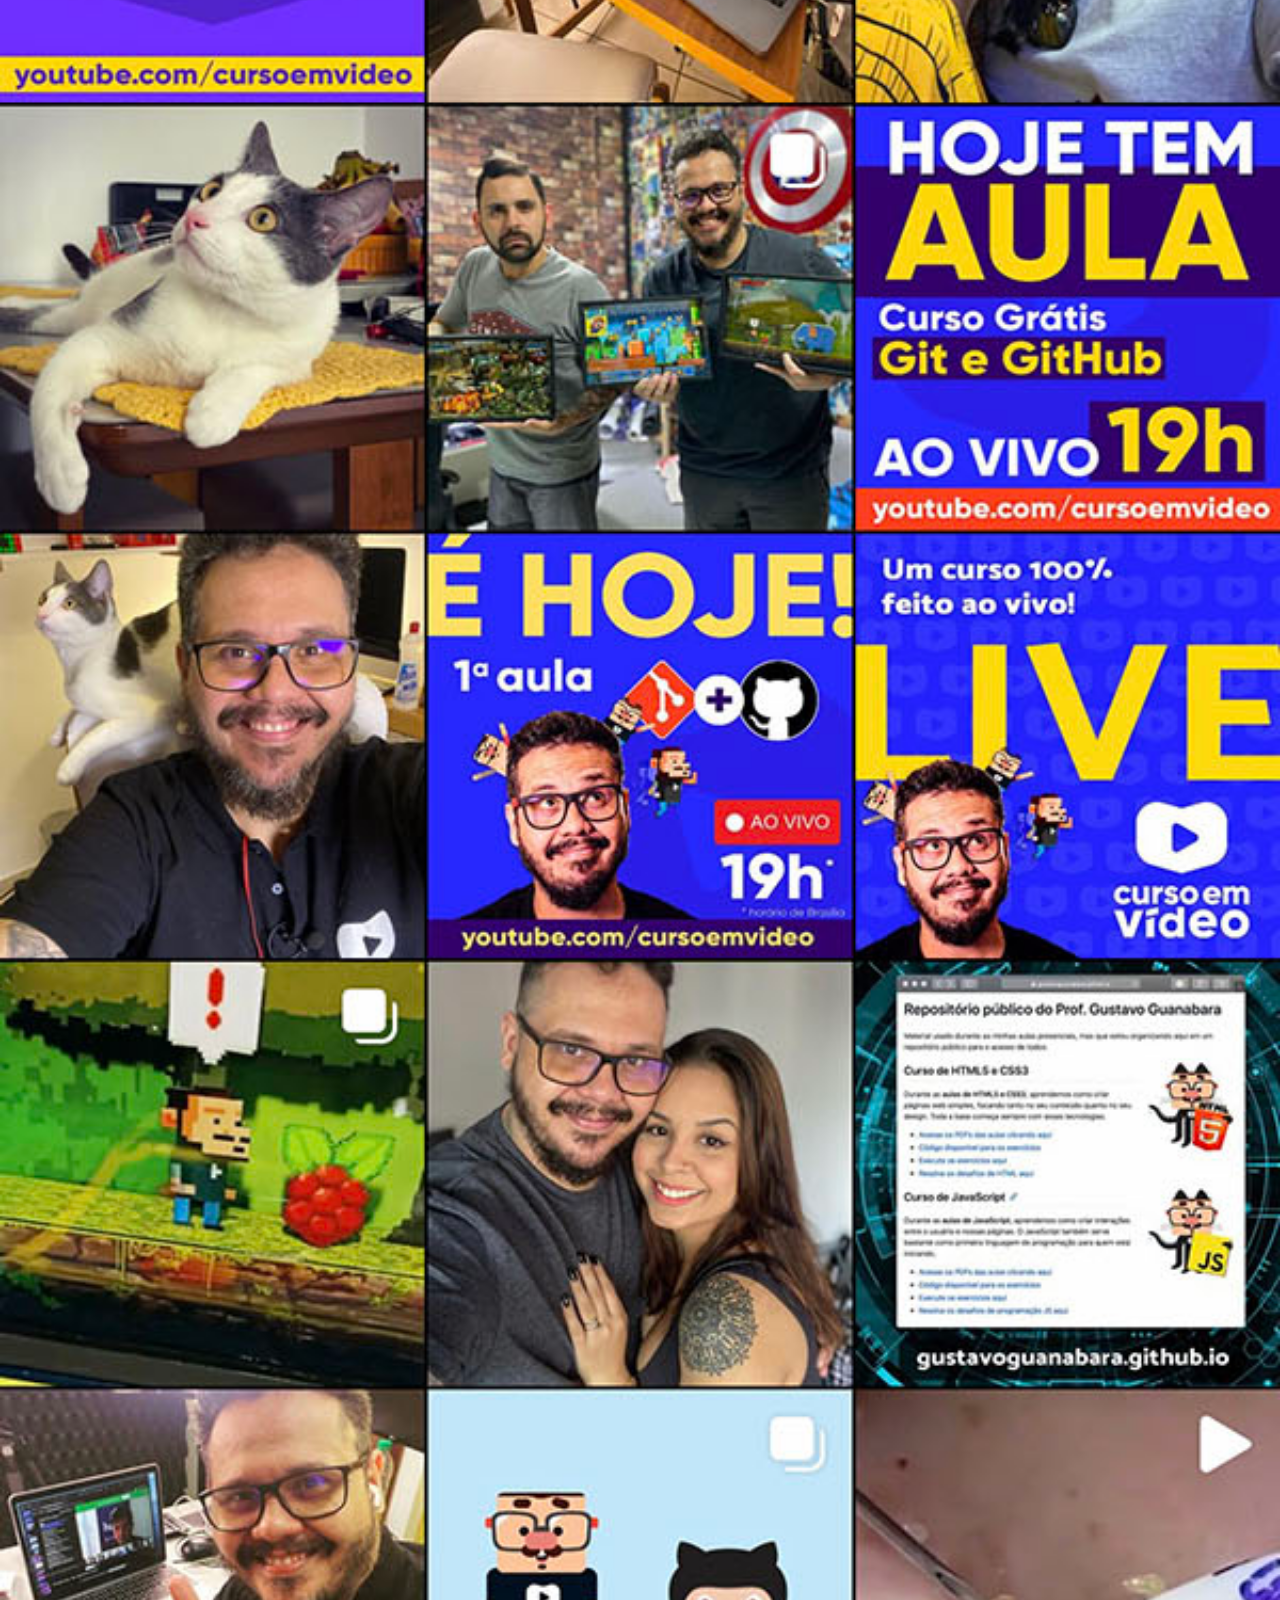
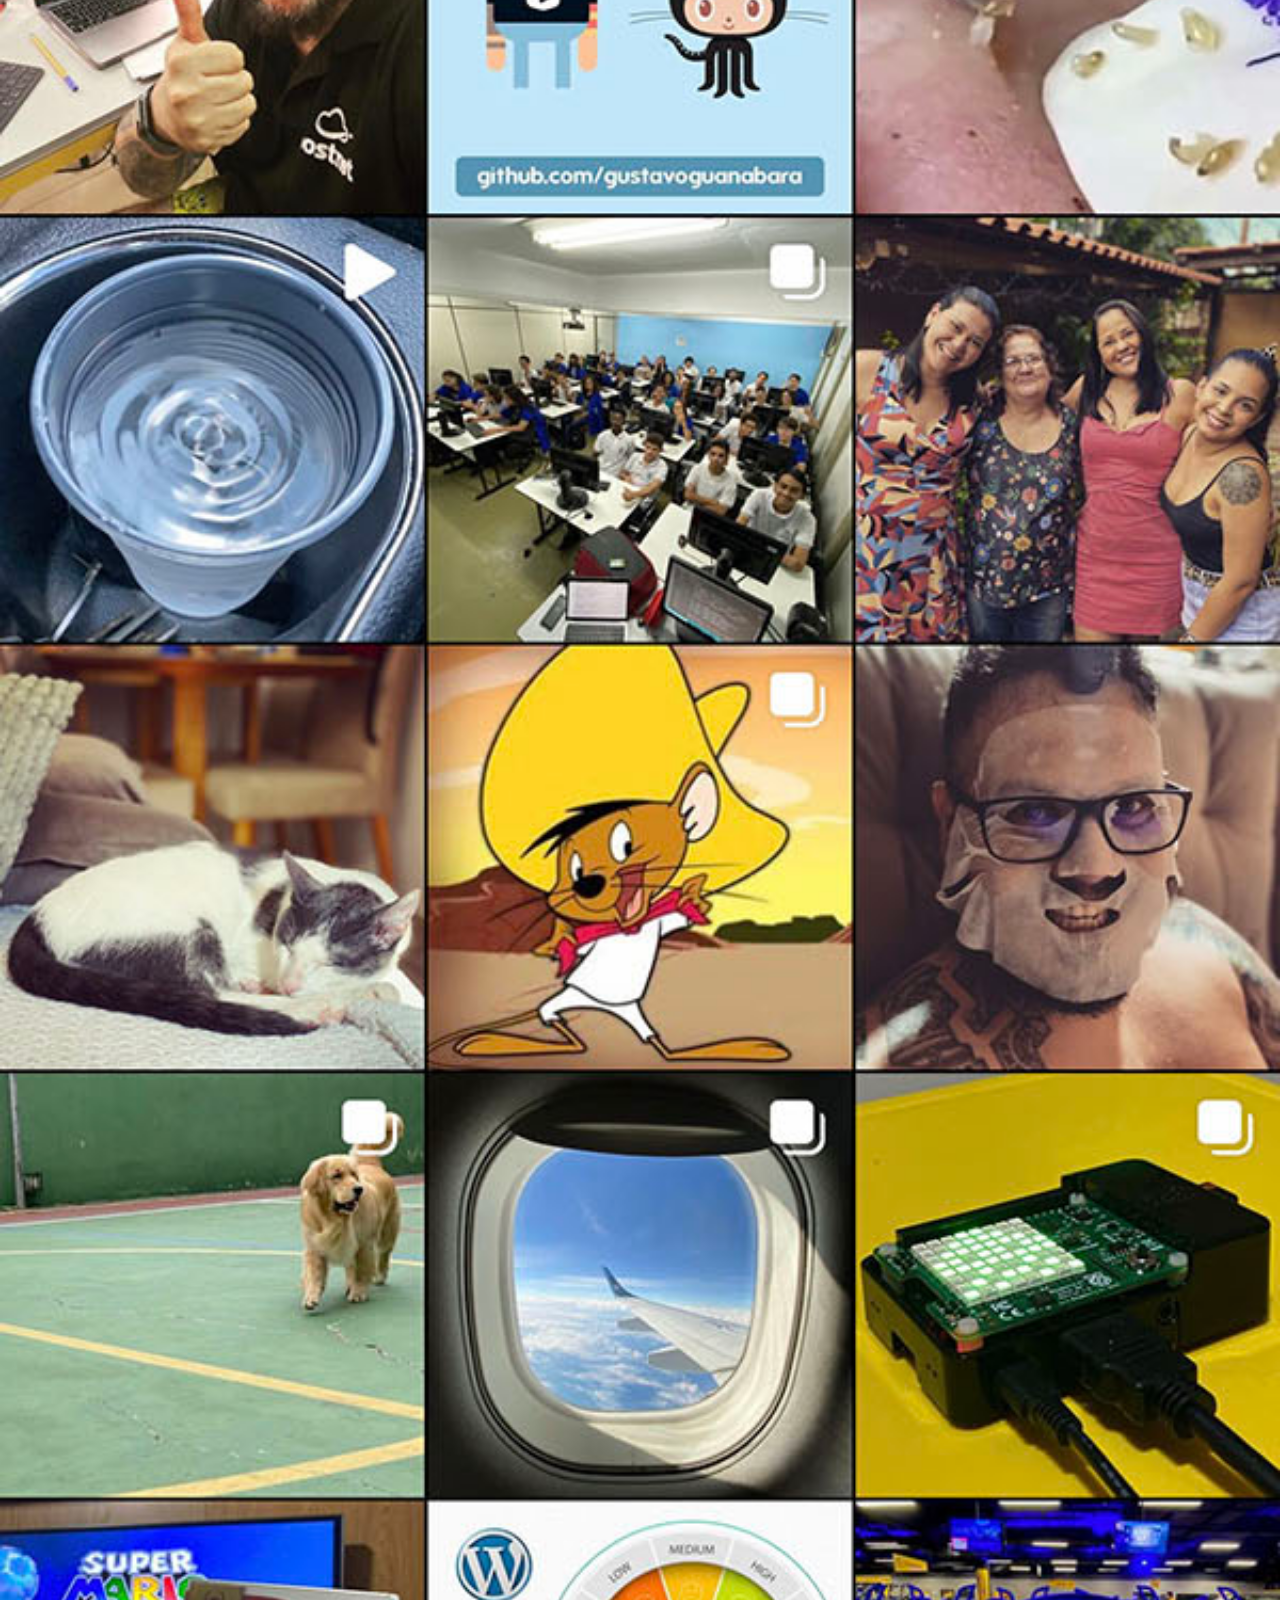
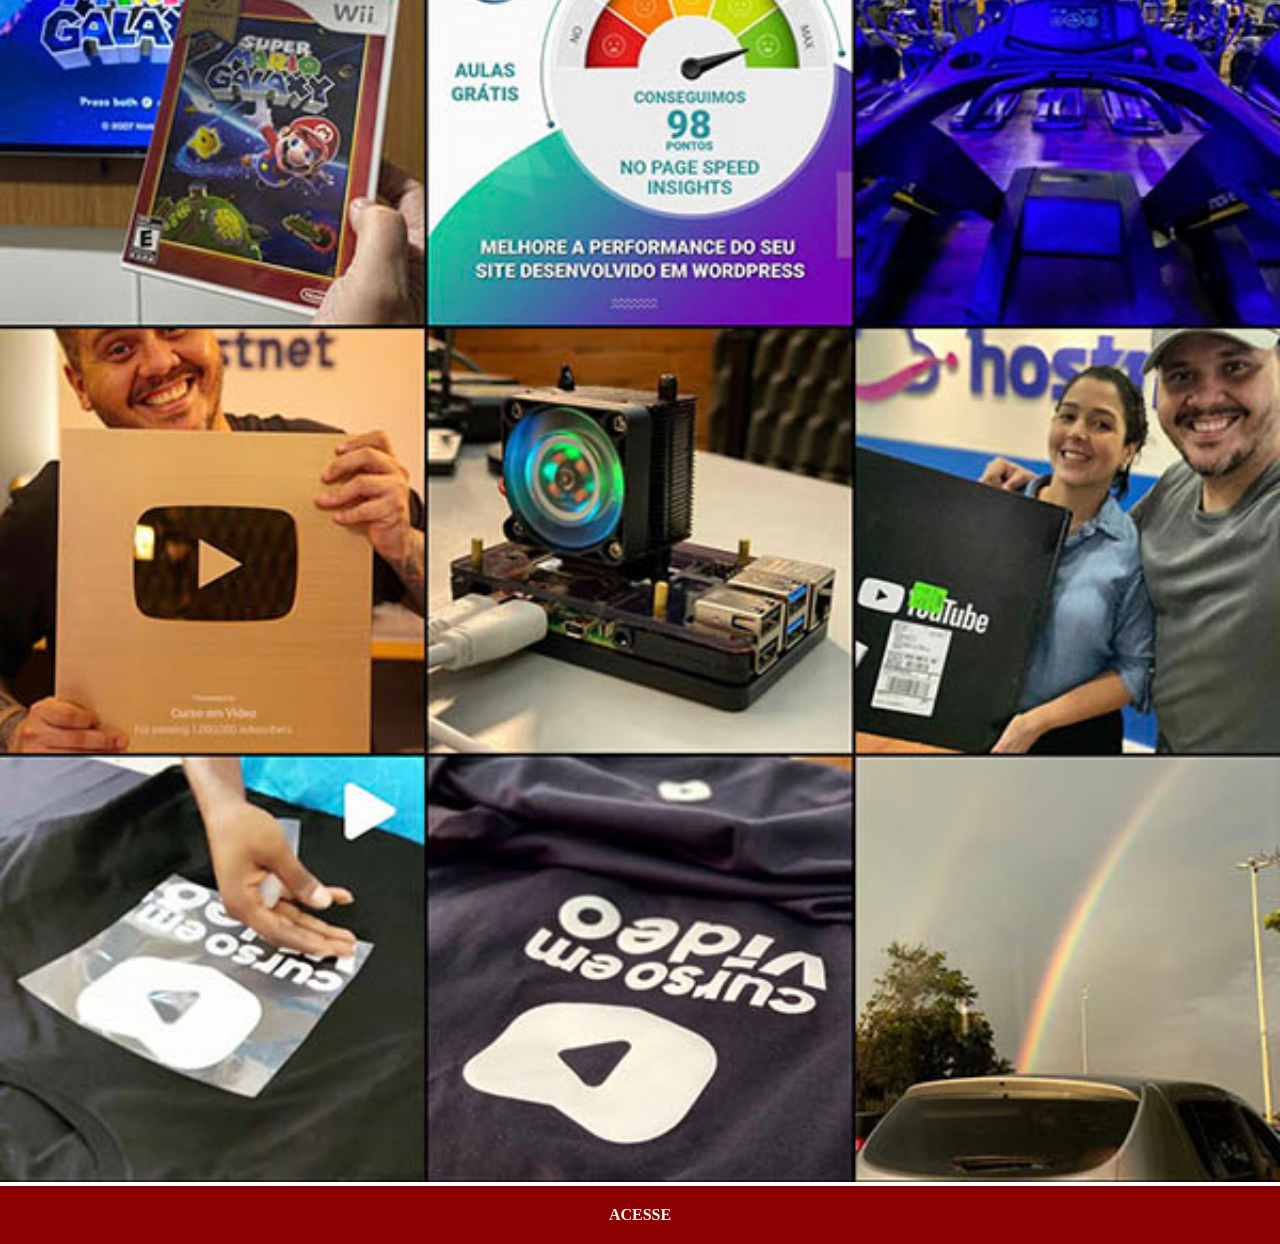
<file: instagram.html>
<!DOCTYPE html>
<html lang="pt-br">
  <head>
    <meta charset="UTF-8" />
    <meta name="viewport" content="width=device-width, initial-scale=1.0" />
    <link rel="stylesheet" href="/estilos/social.css" />
    <title>Instagram</title>
  </head>
  <body>
    <img src="./imagens/tela-instagram.jpg" alt="" />
    <a href="https://www.youtube.com/@CursoemVideo/playlists" target="_blank"
      >ACESSE</a
    >
  </body>
</html>
</file>
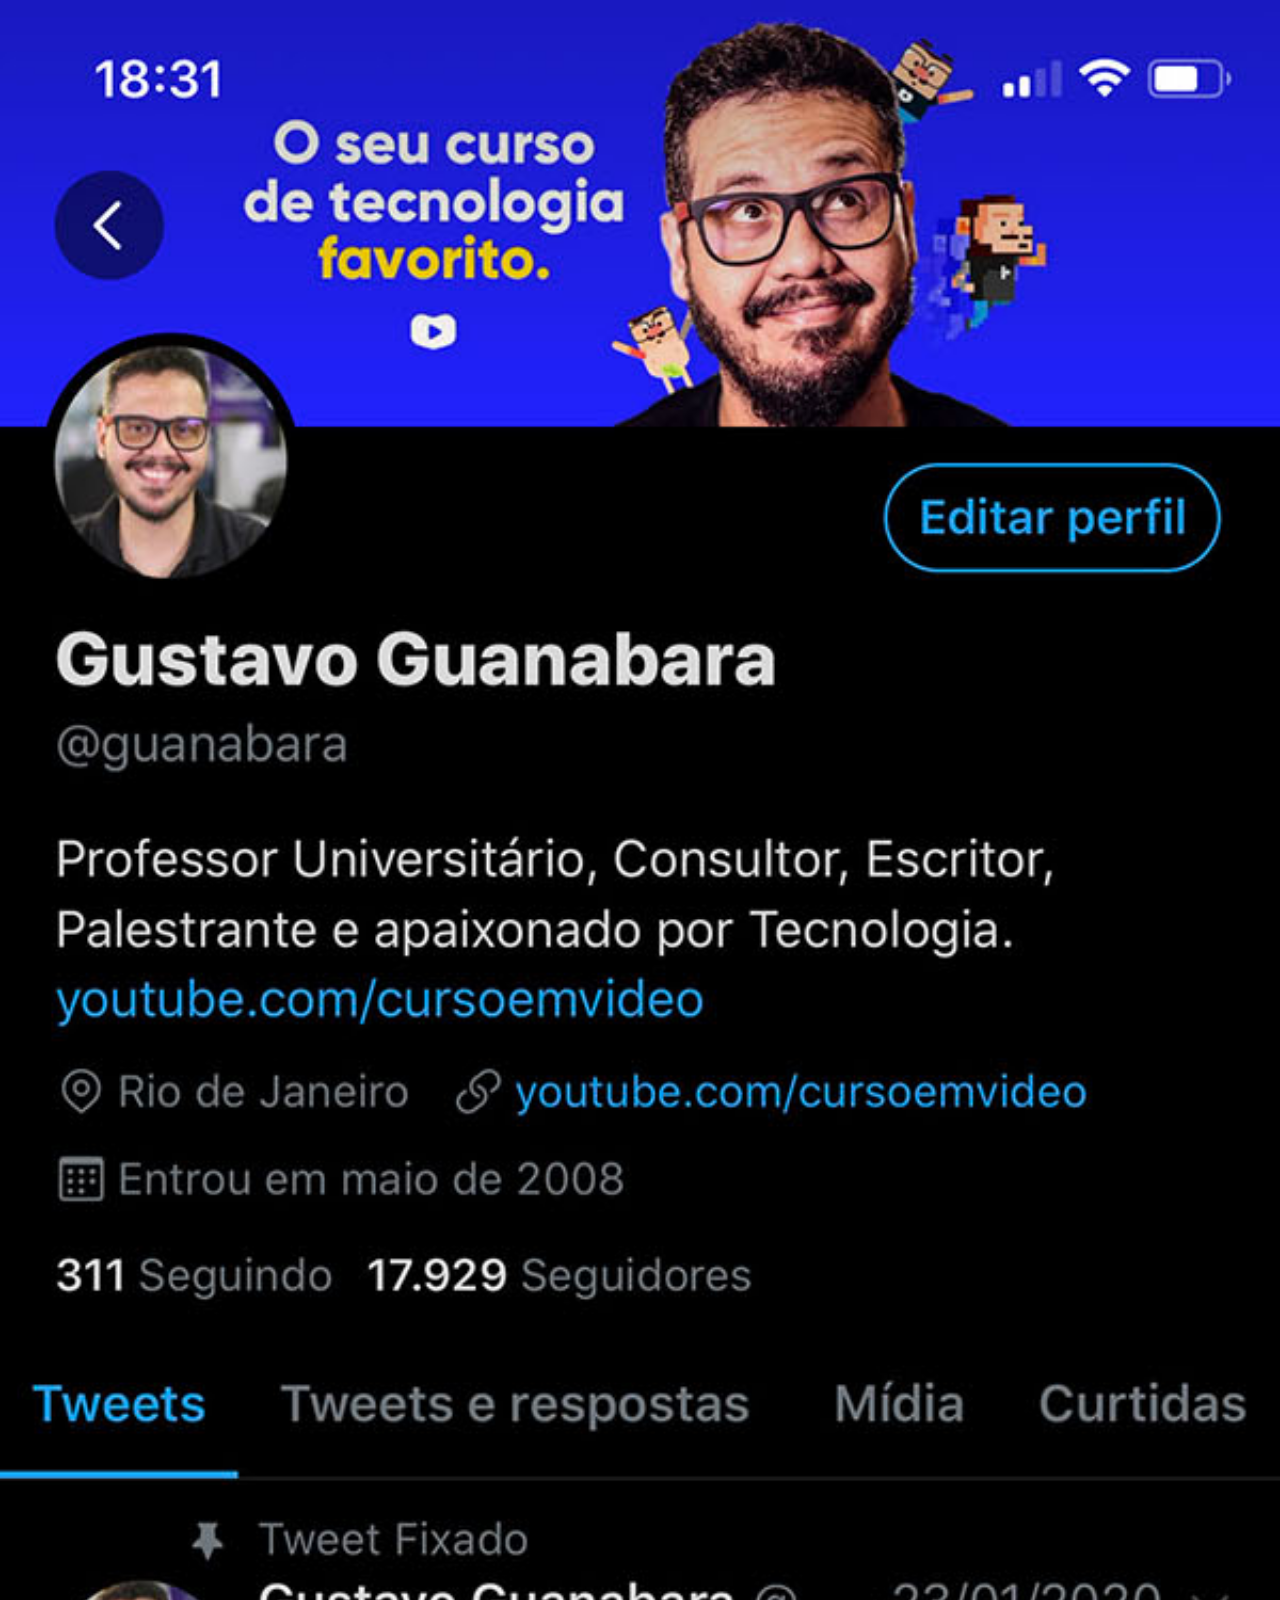
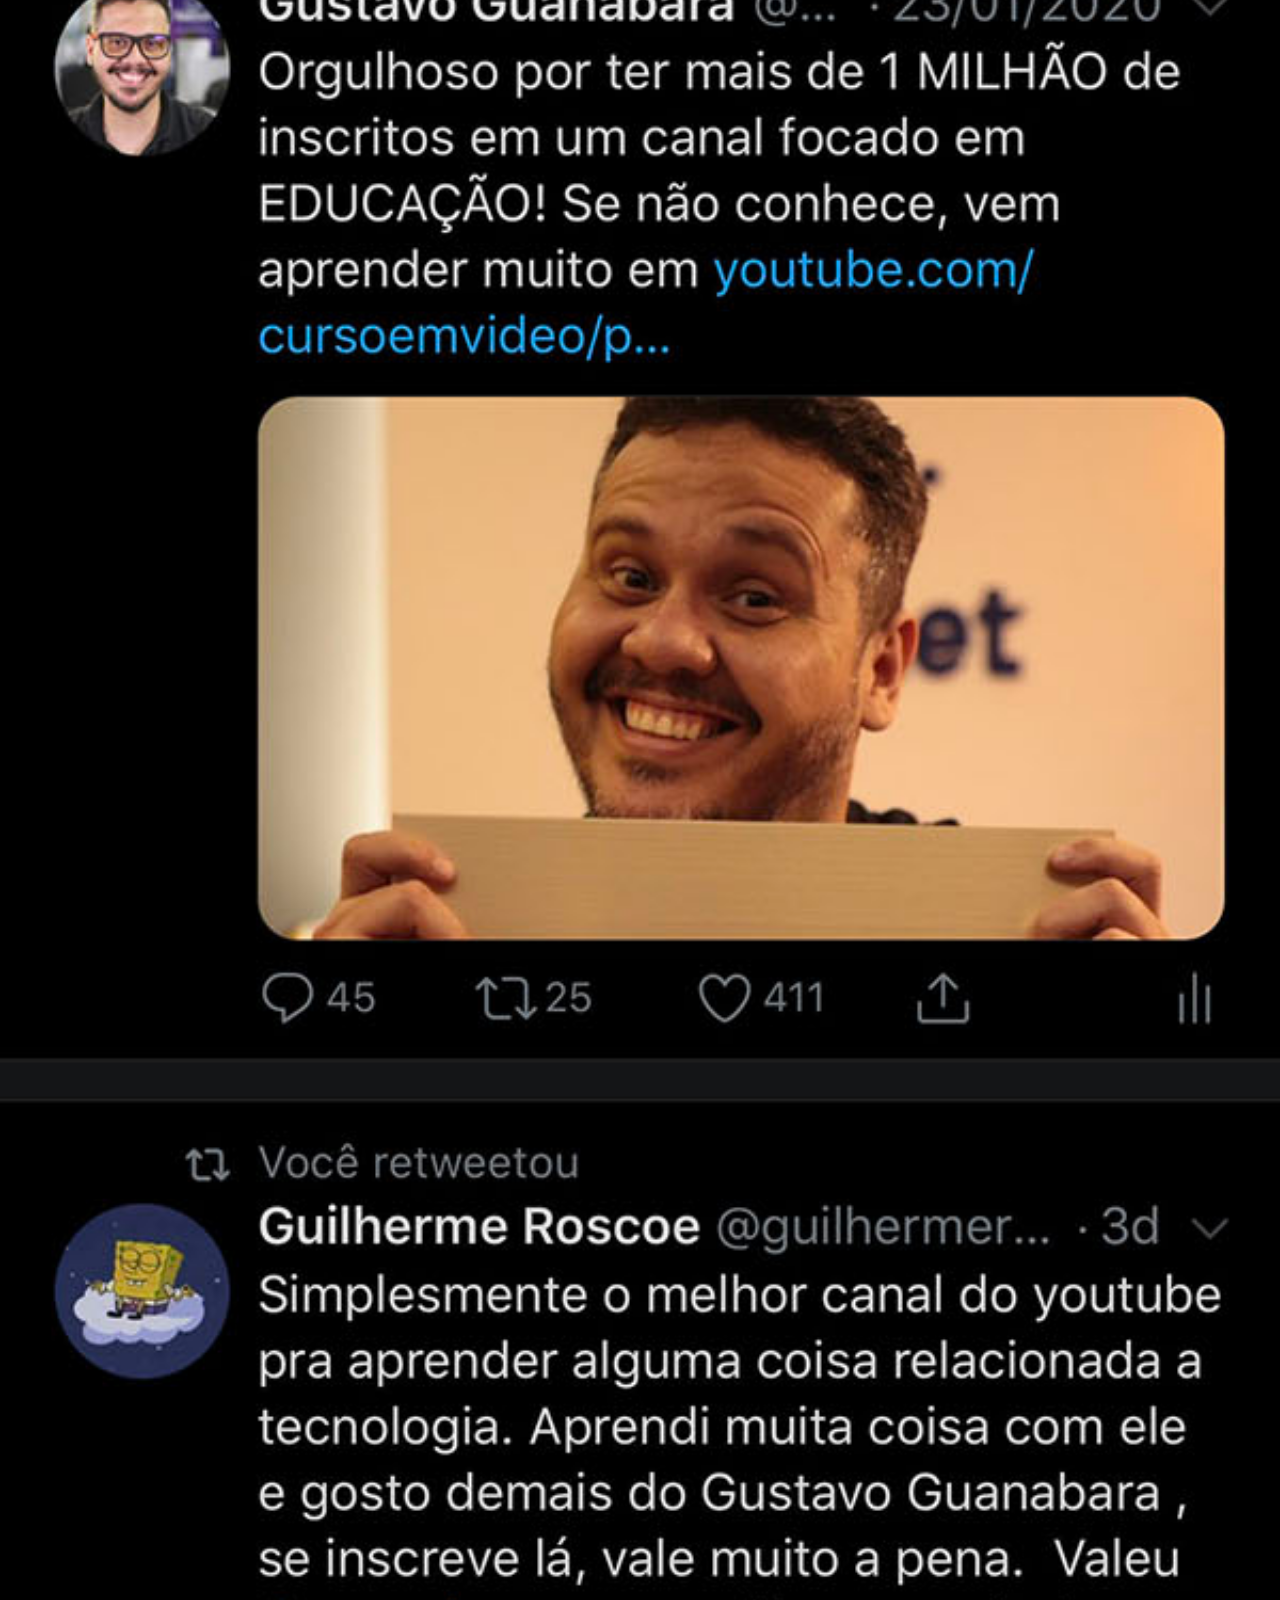
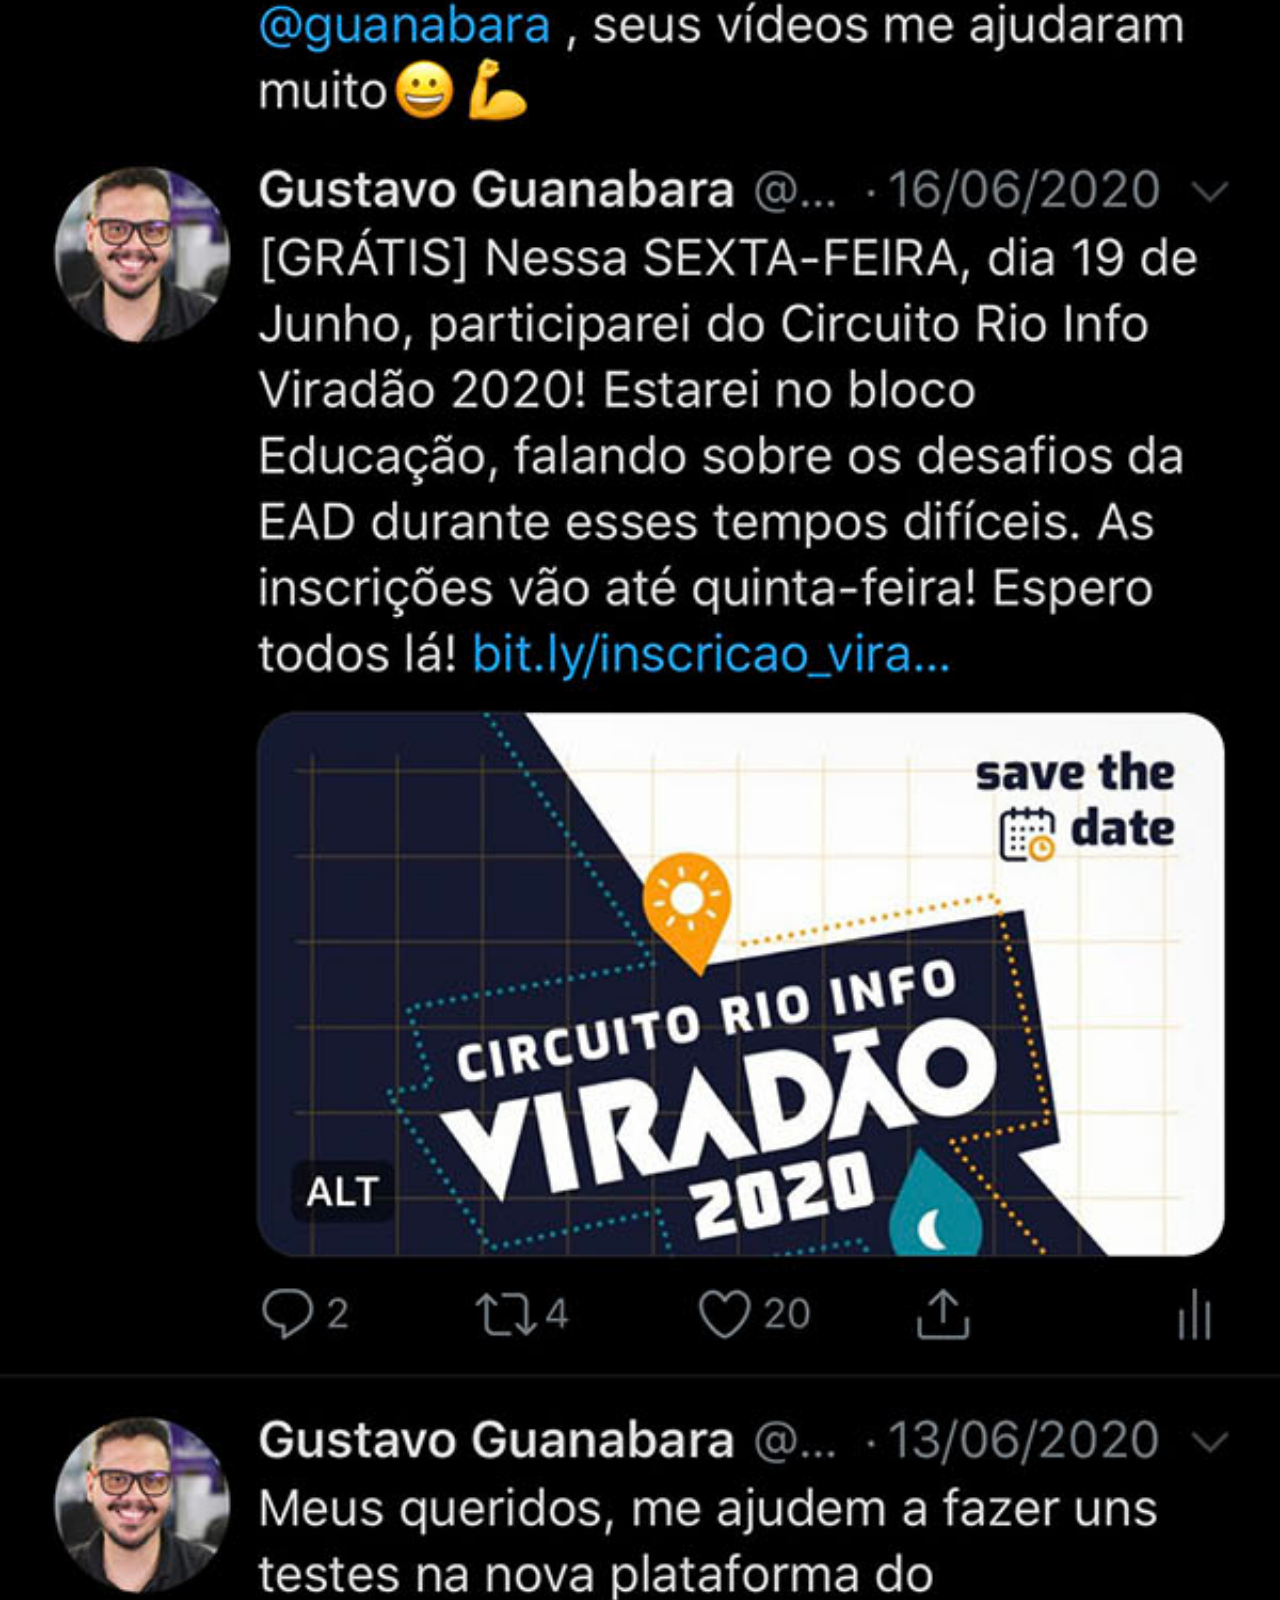
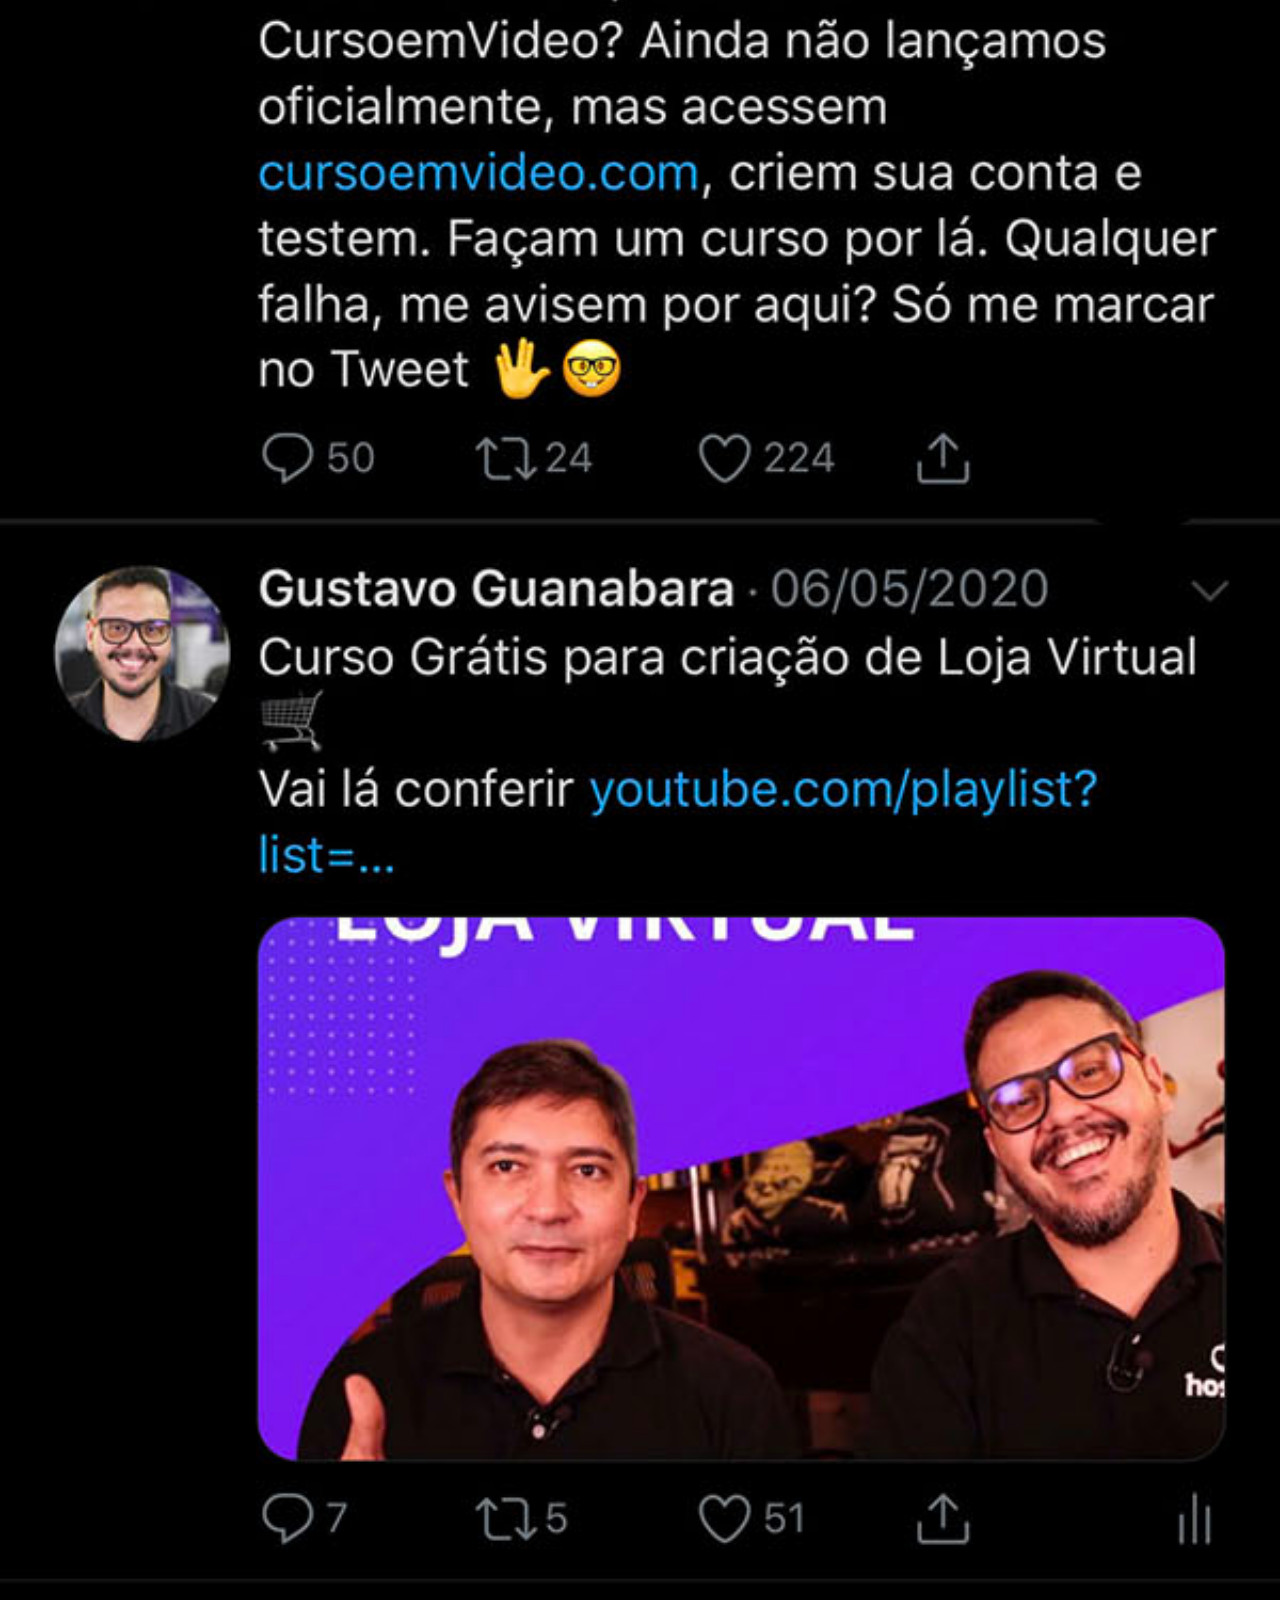
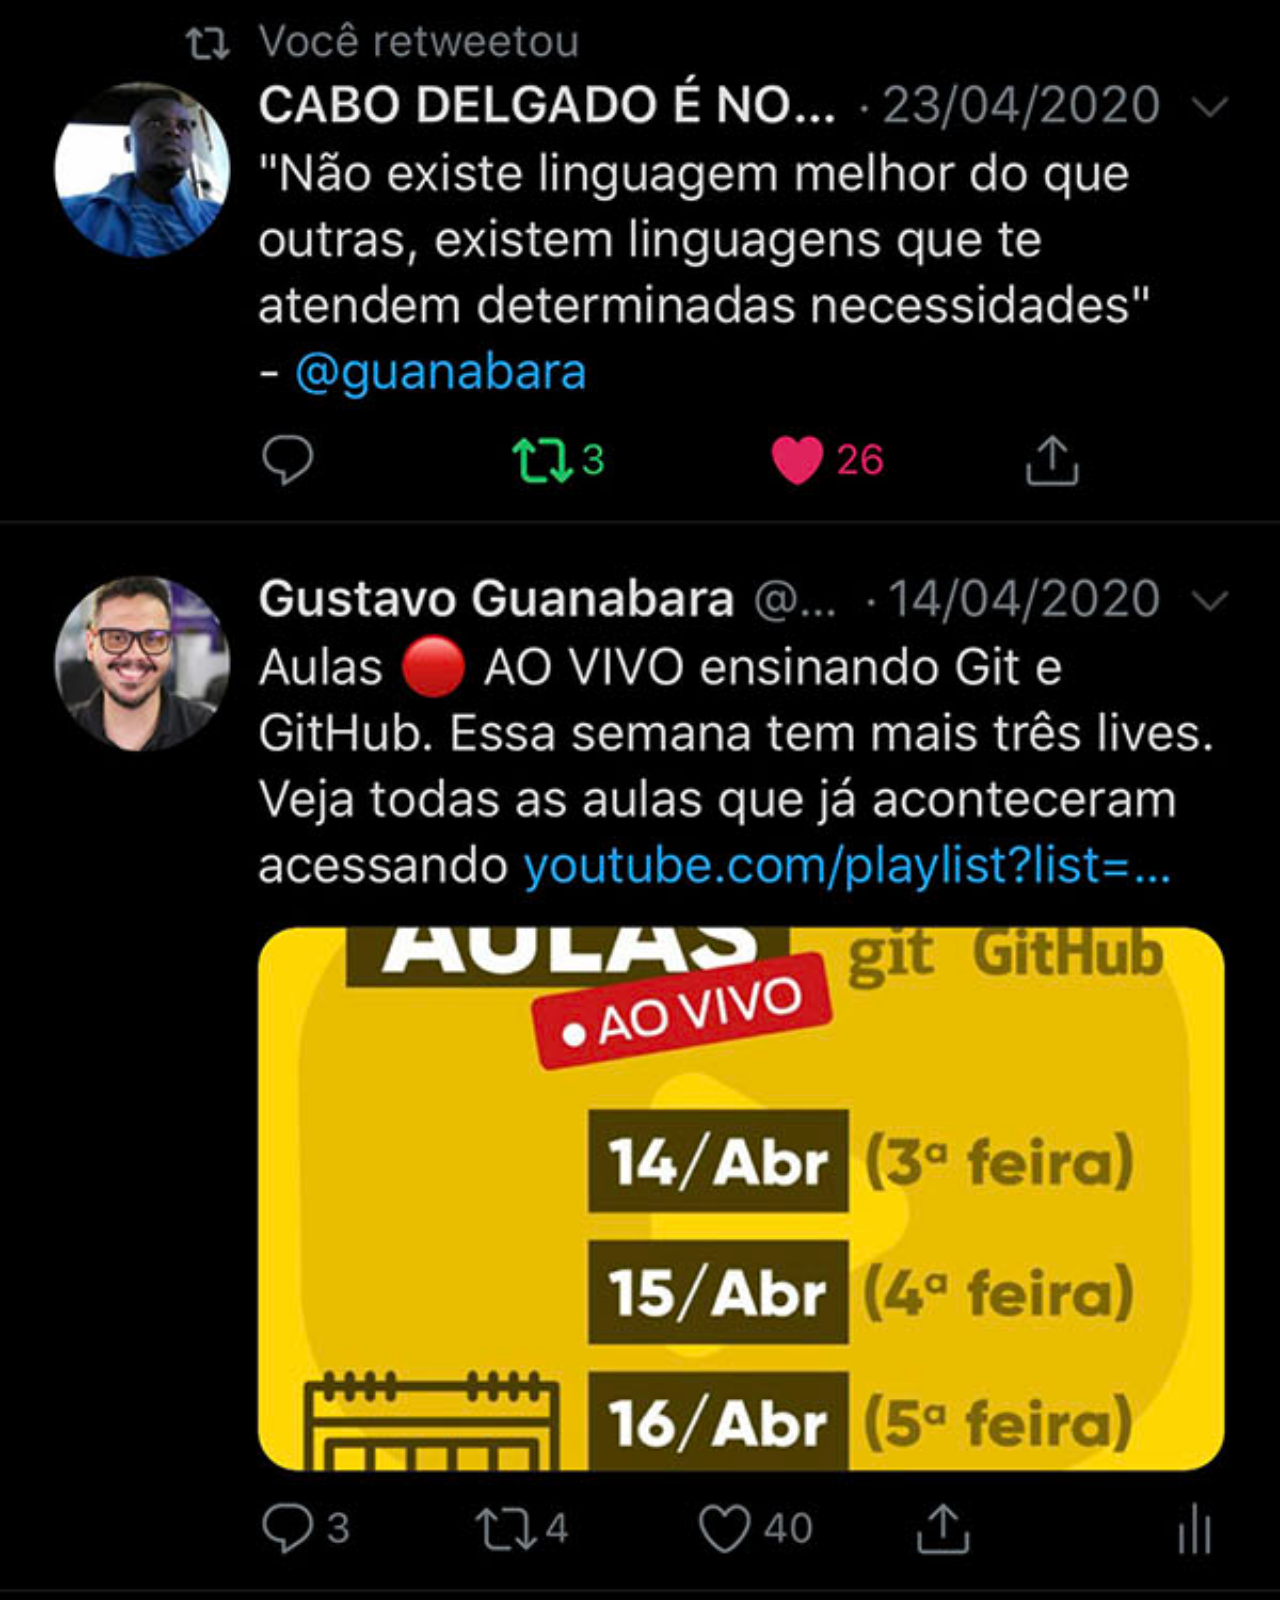
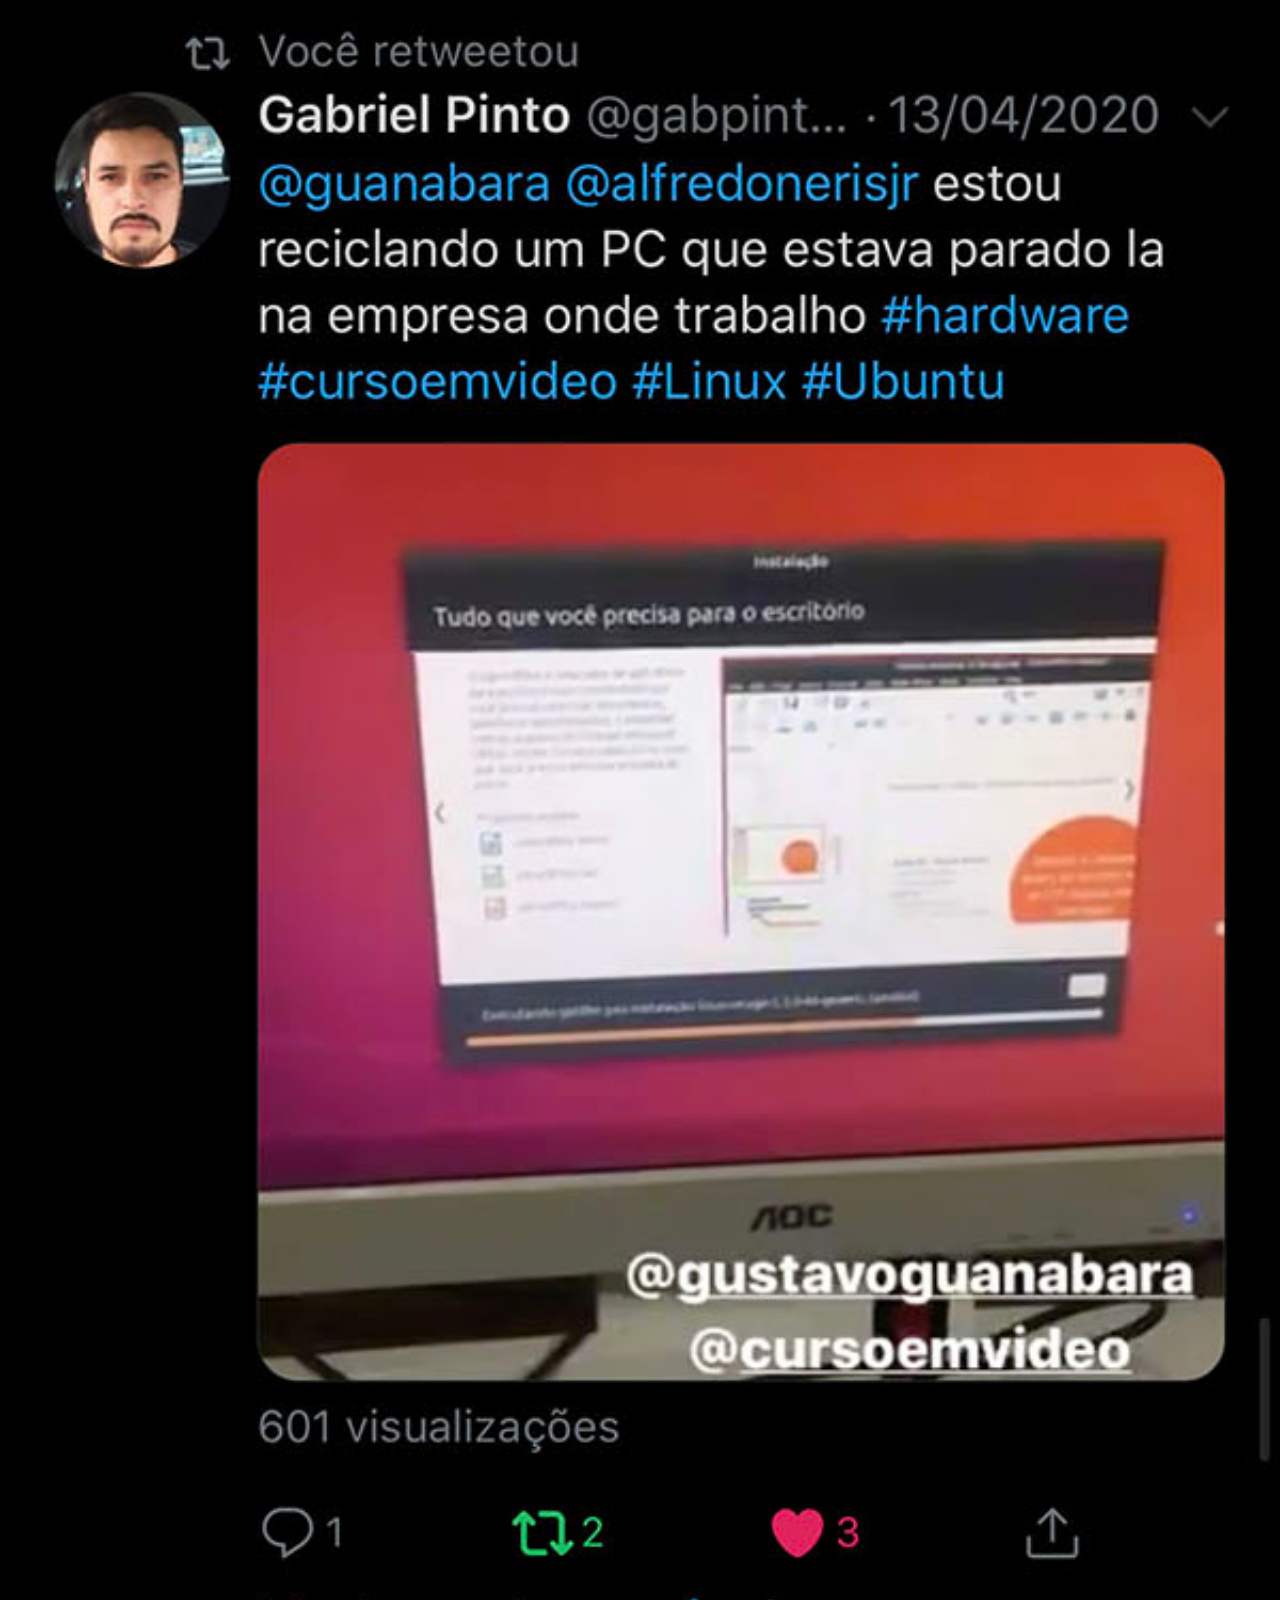
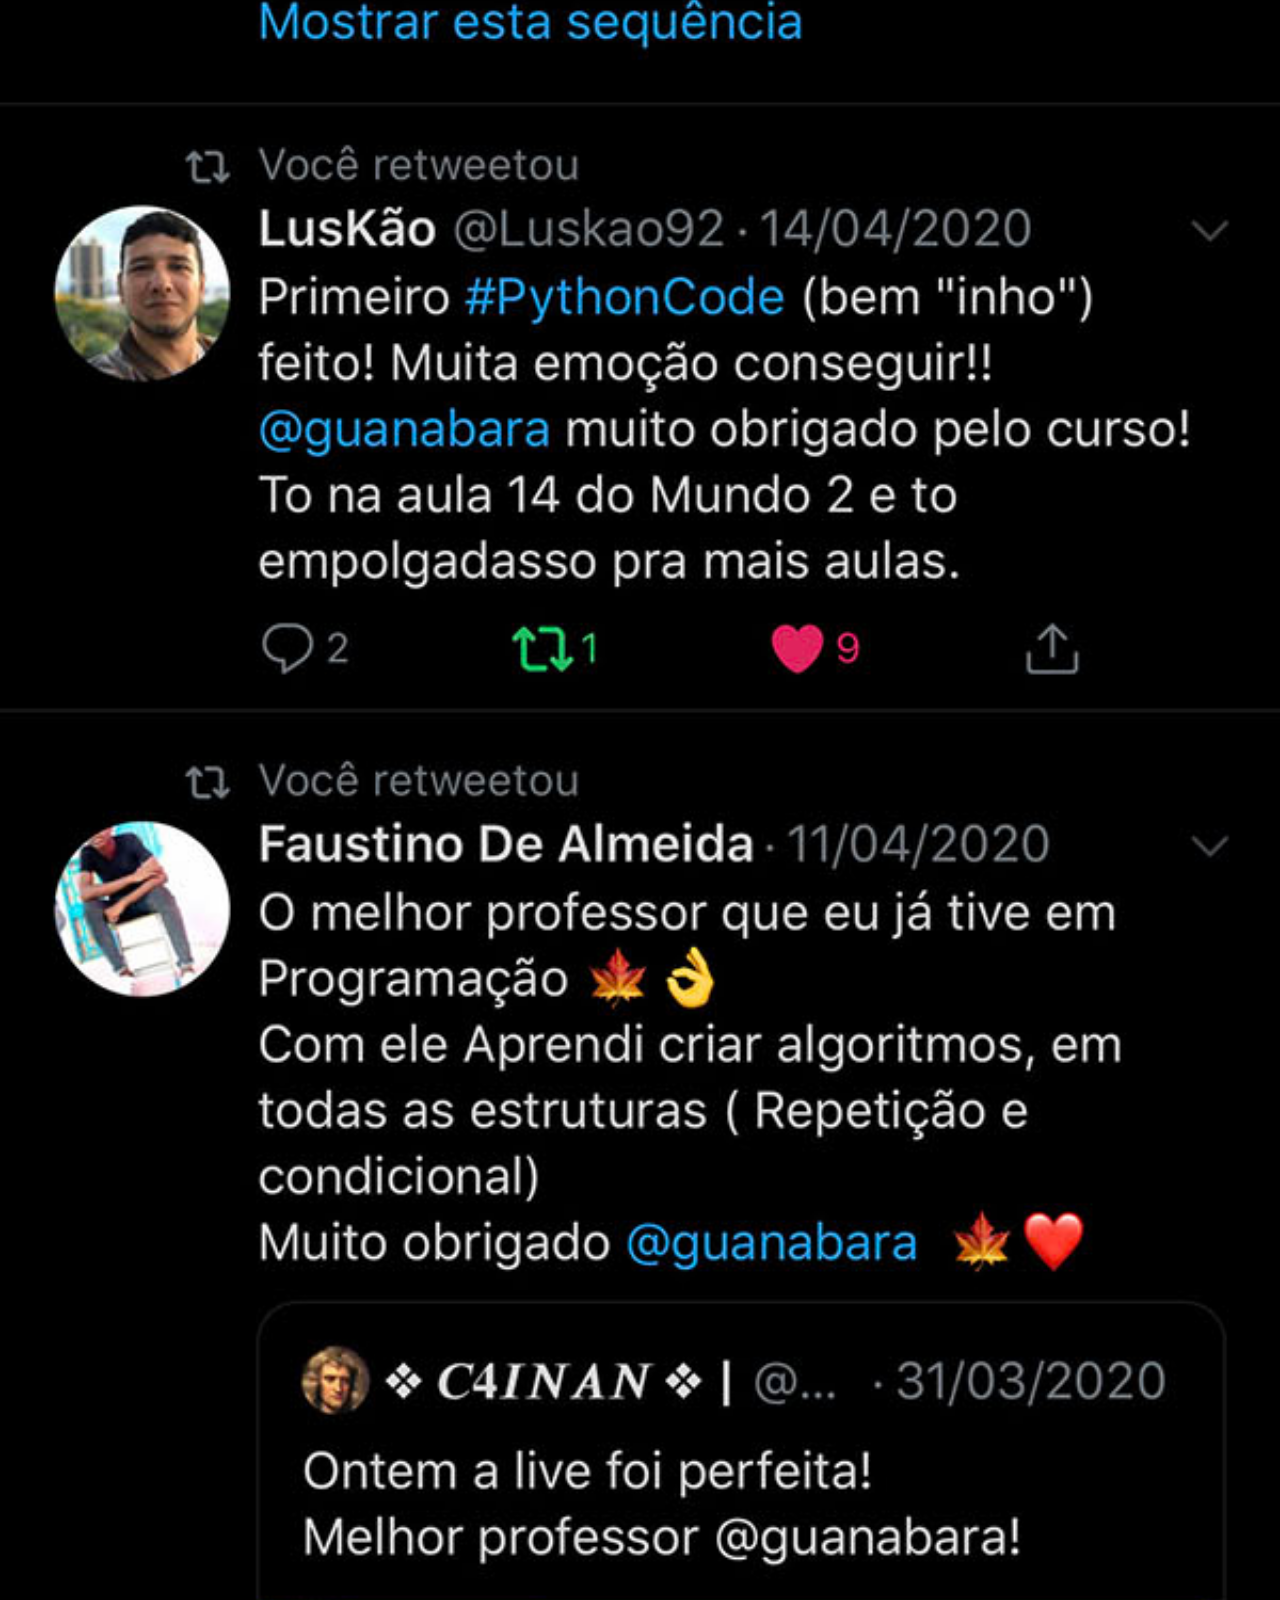
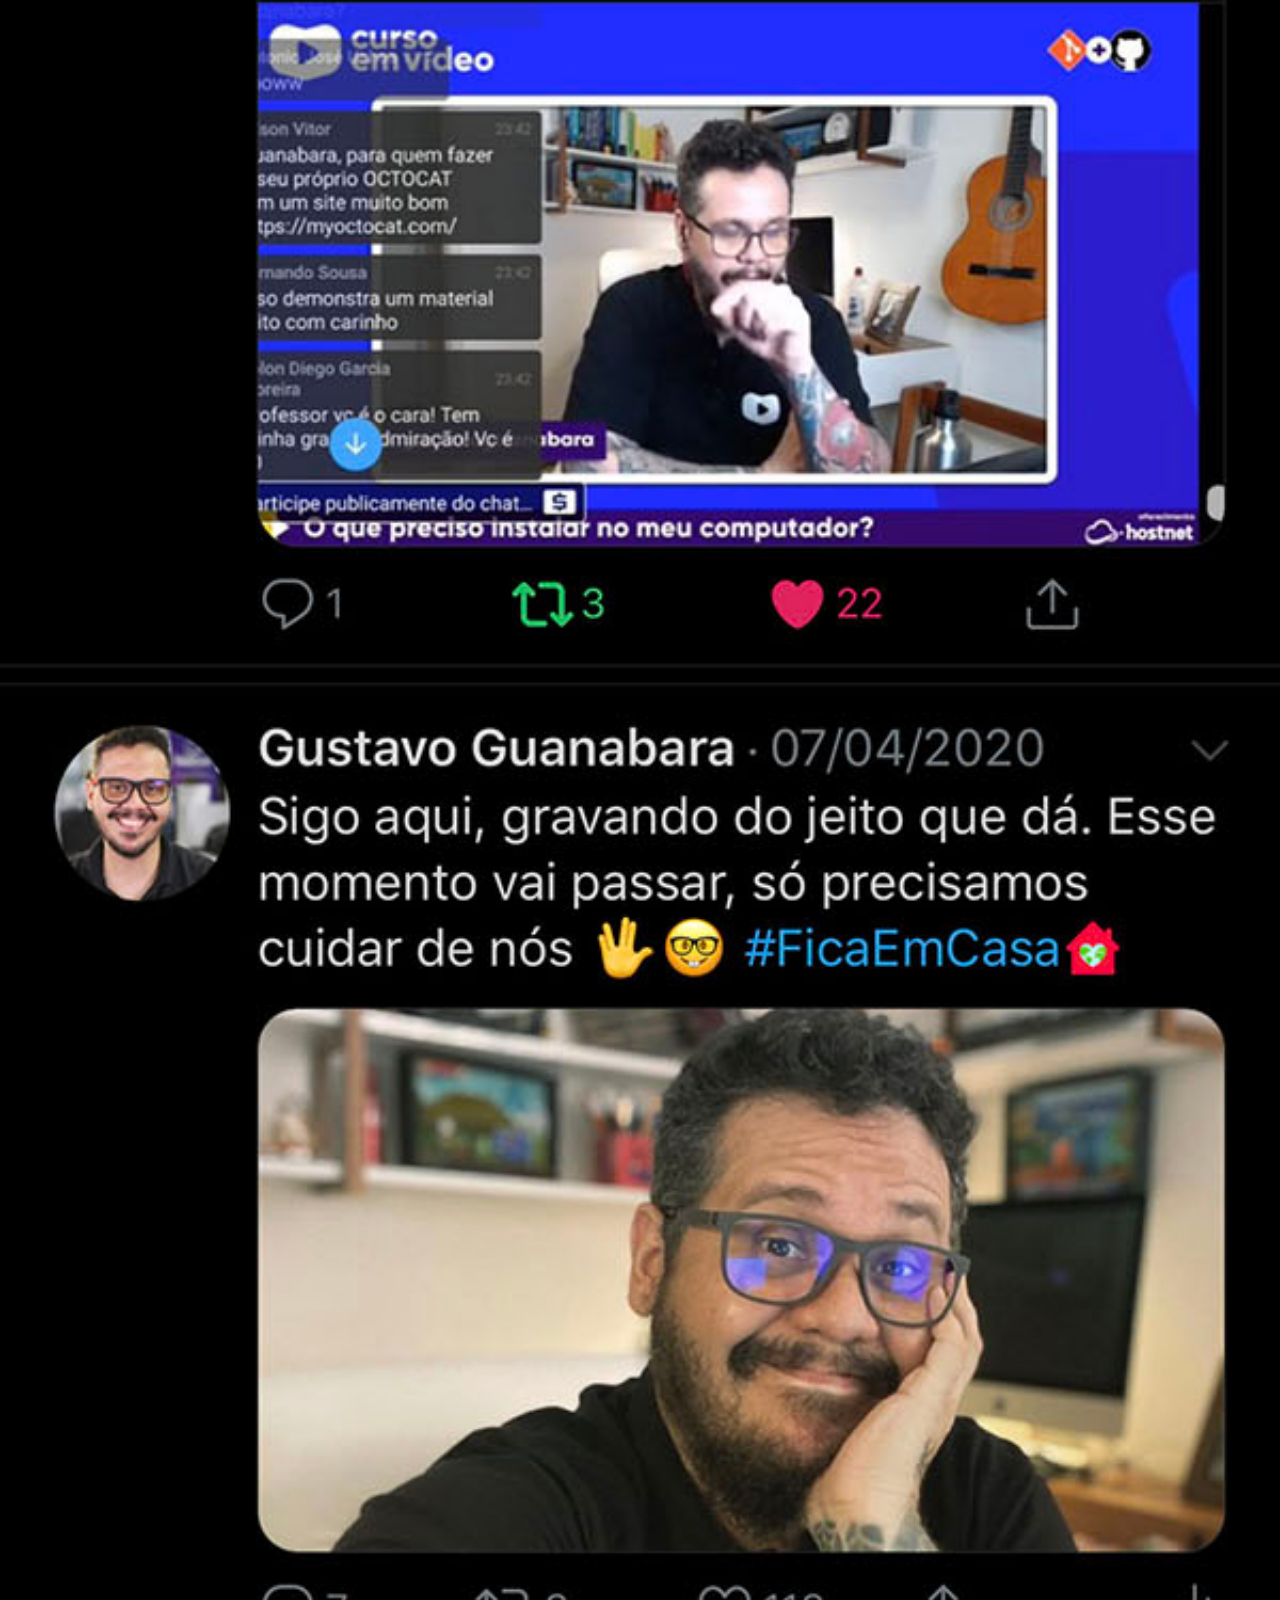
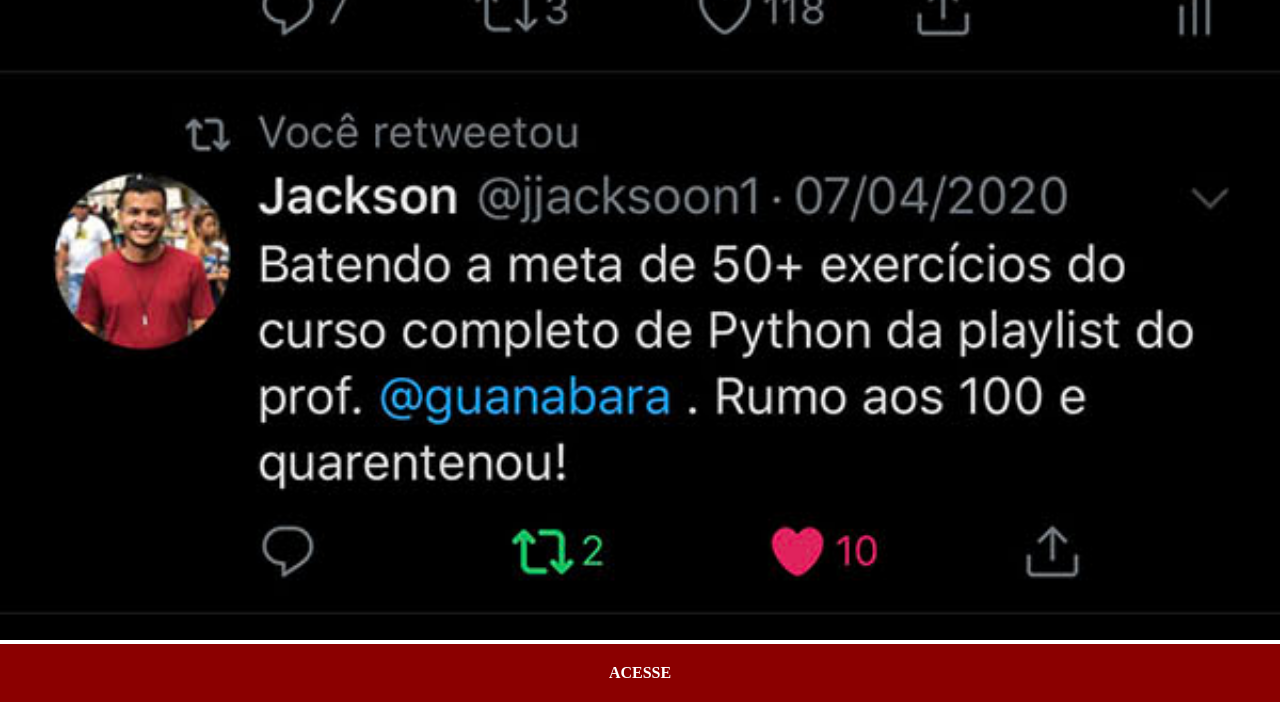
<file: twitter.html>
<!DOCTYPE html>
<html lang="pt-br">
  <head>
    <meta charset="UTF-8" />
    <meta name="viewport" content="width=device-width, initial-scale=1.0" />
    <link rel="stylesheet" href="/estilos/social.css" />
    <title>Twitter</title>
  </head>
  <body>
    <img src="../imagens/tela-twitter.jpg" alt="" />
    <a href="https://www.youtube.com/@CursoemVideo/playlists" target="_blank"
      >ACESSE</a
    >
  </body>
</html>
</file>
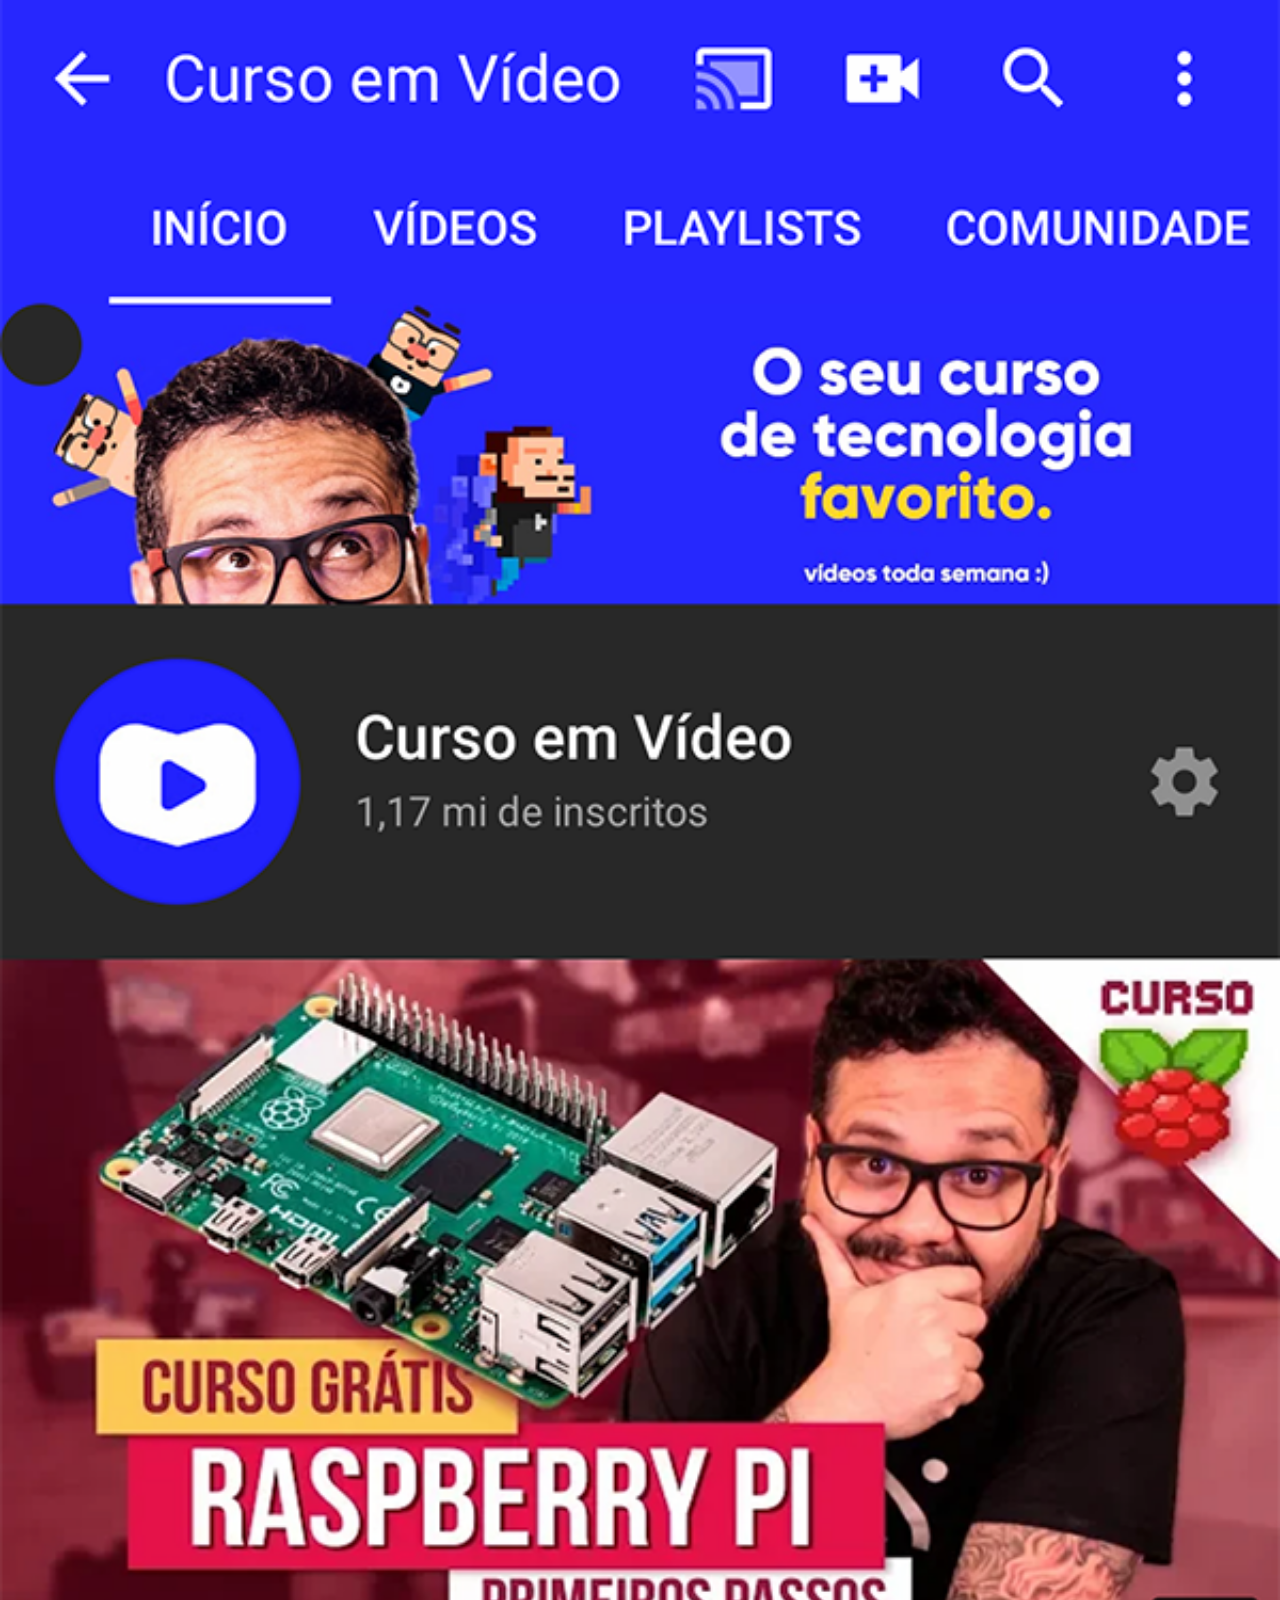
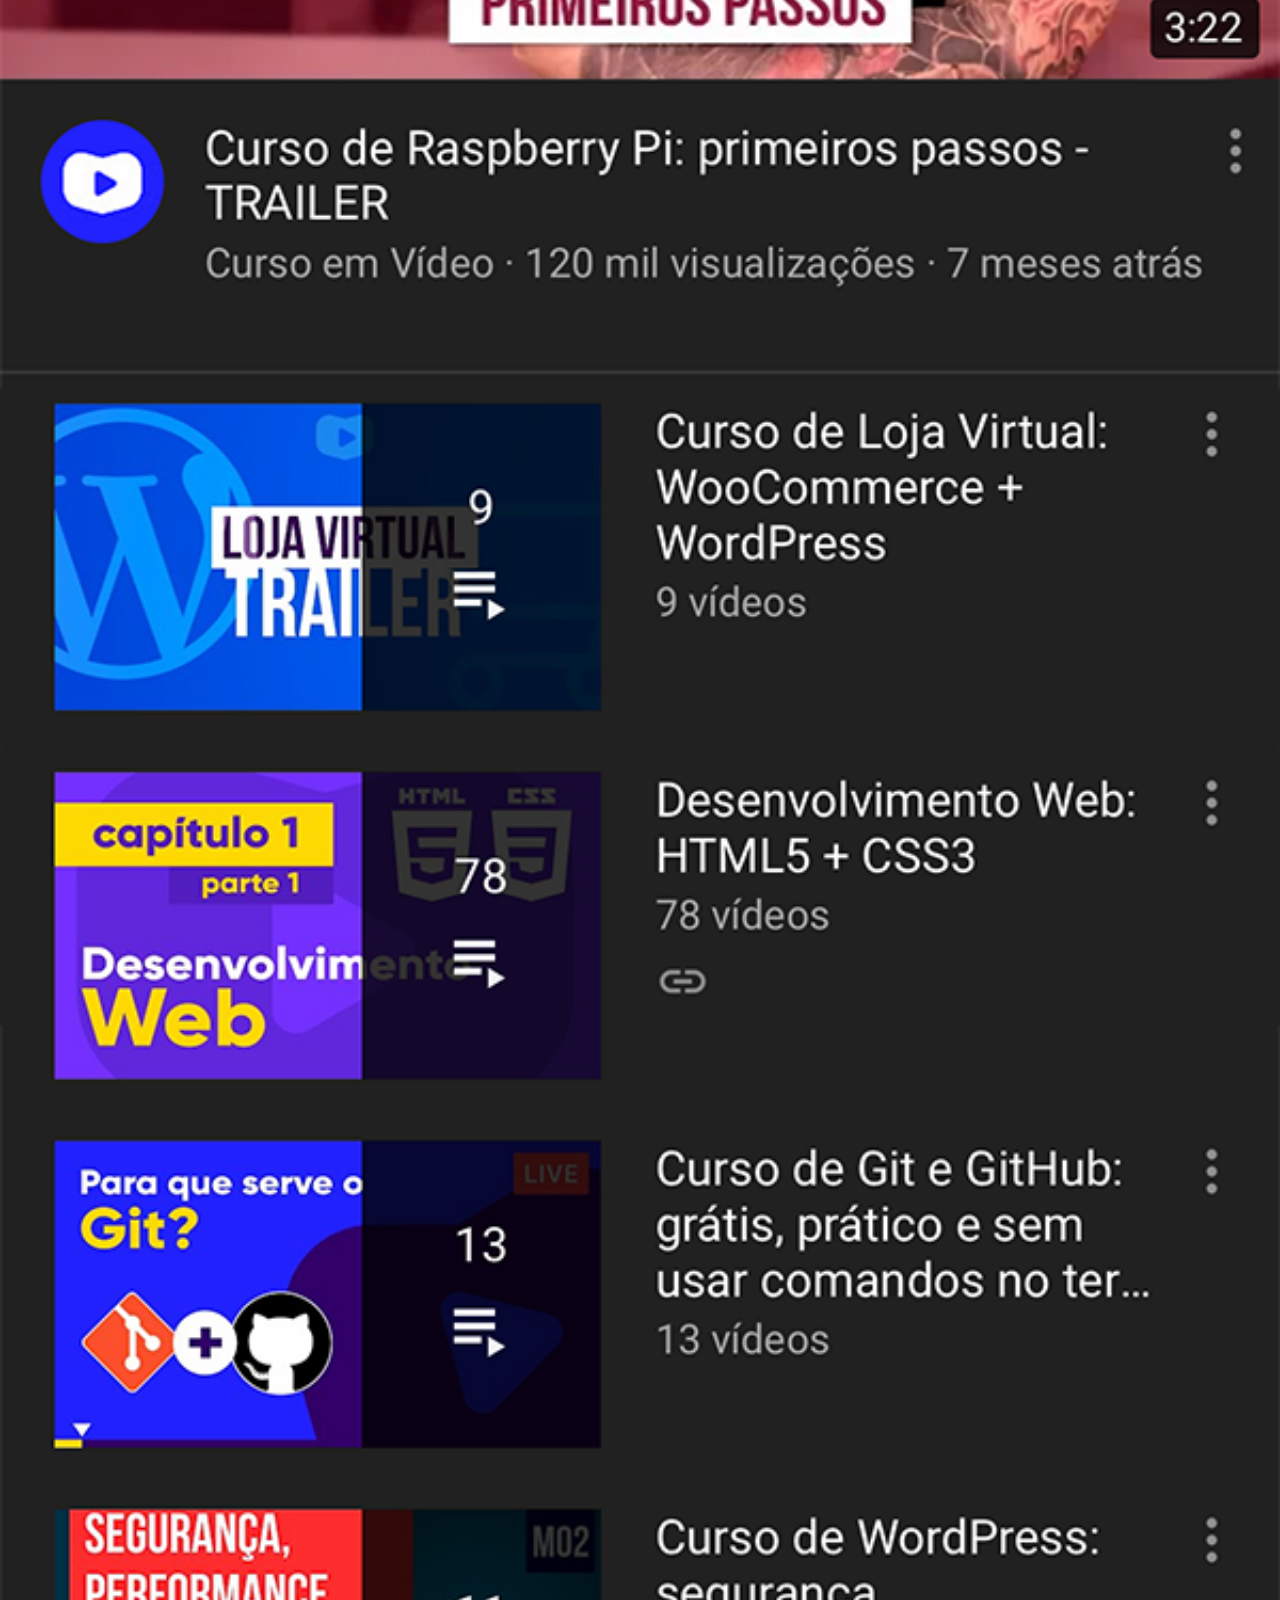
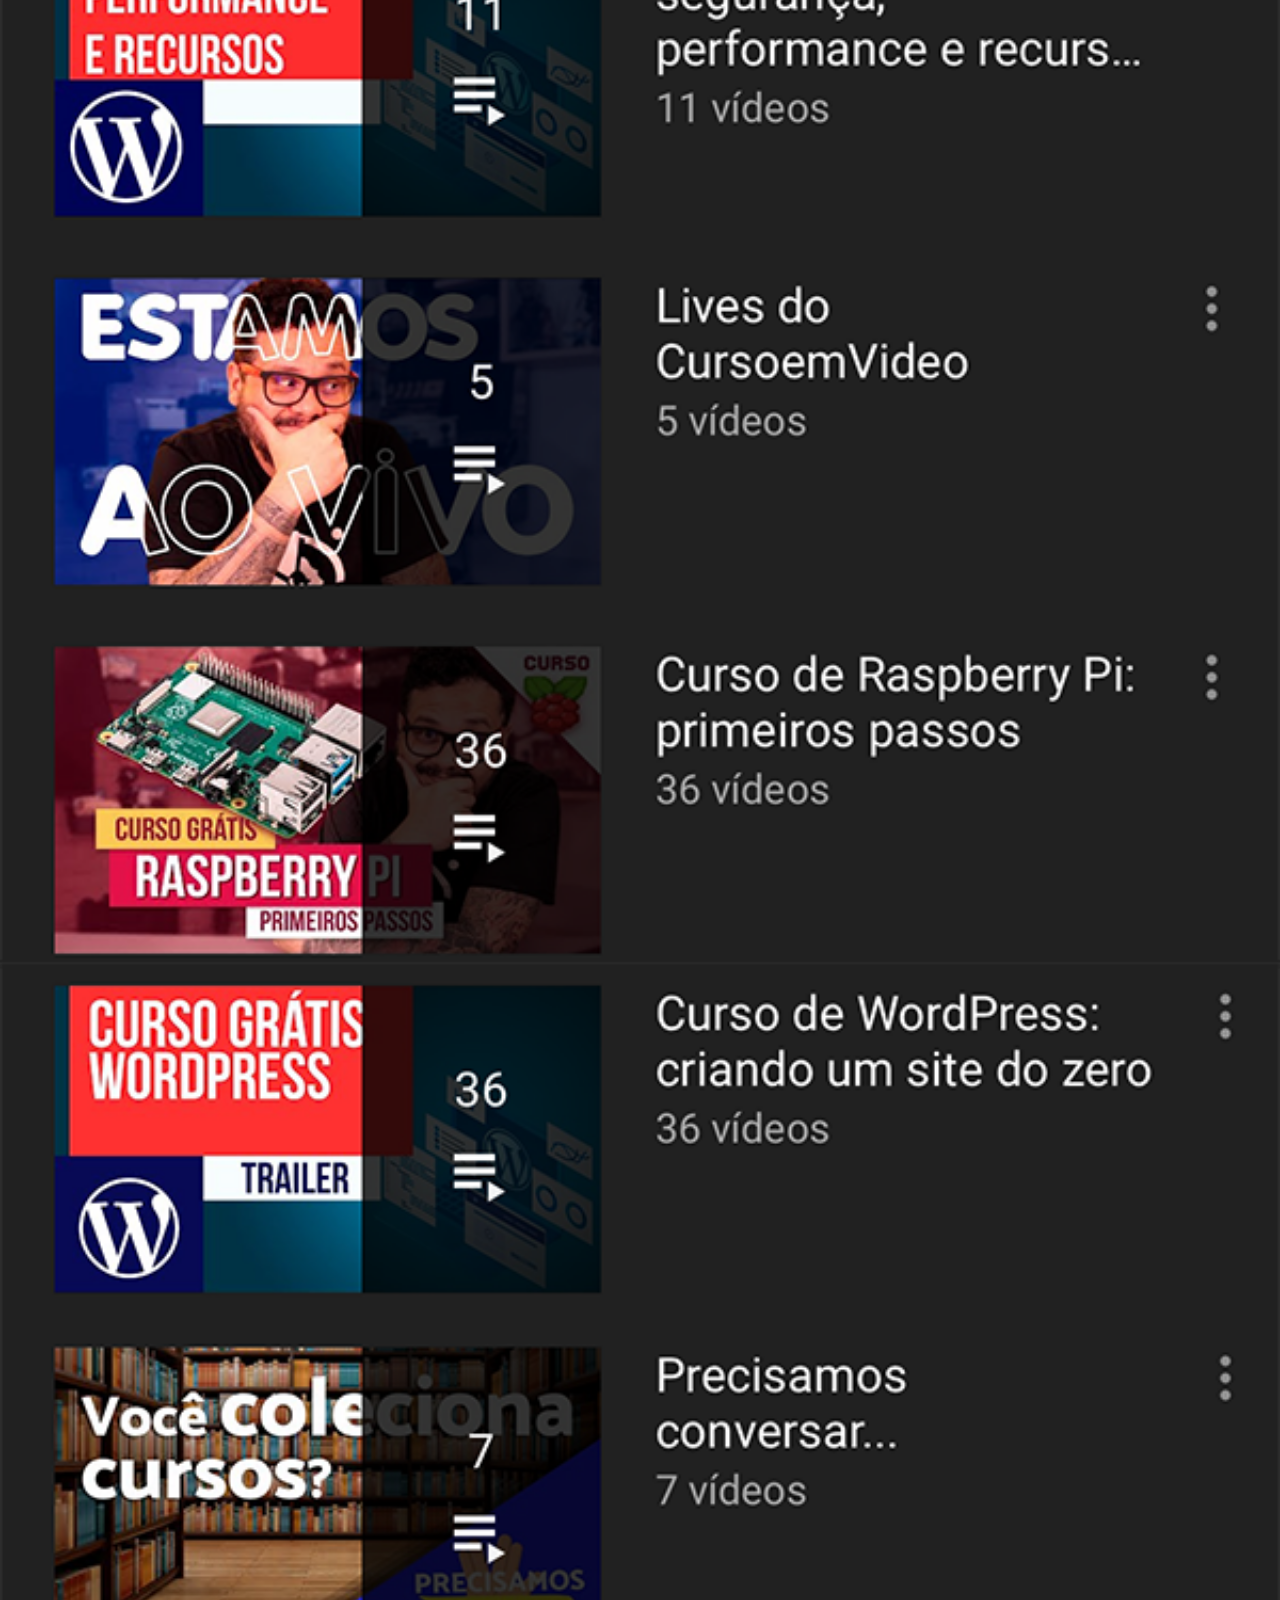
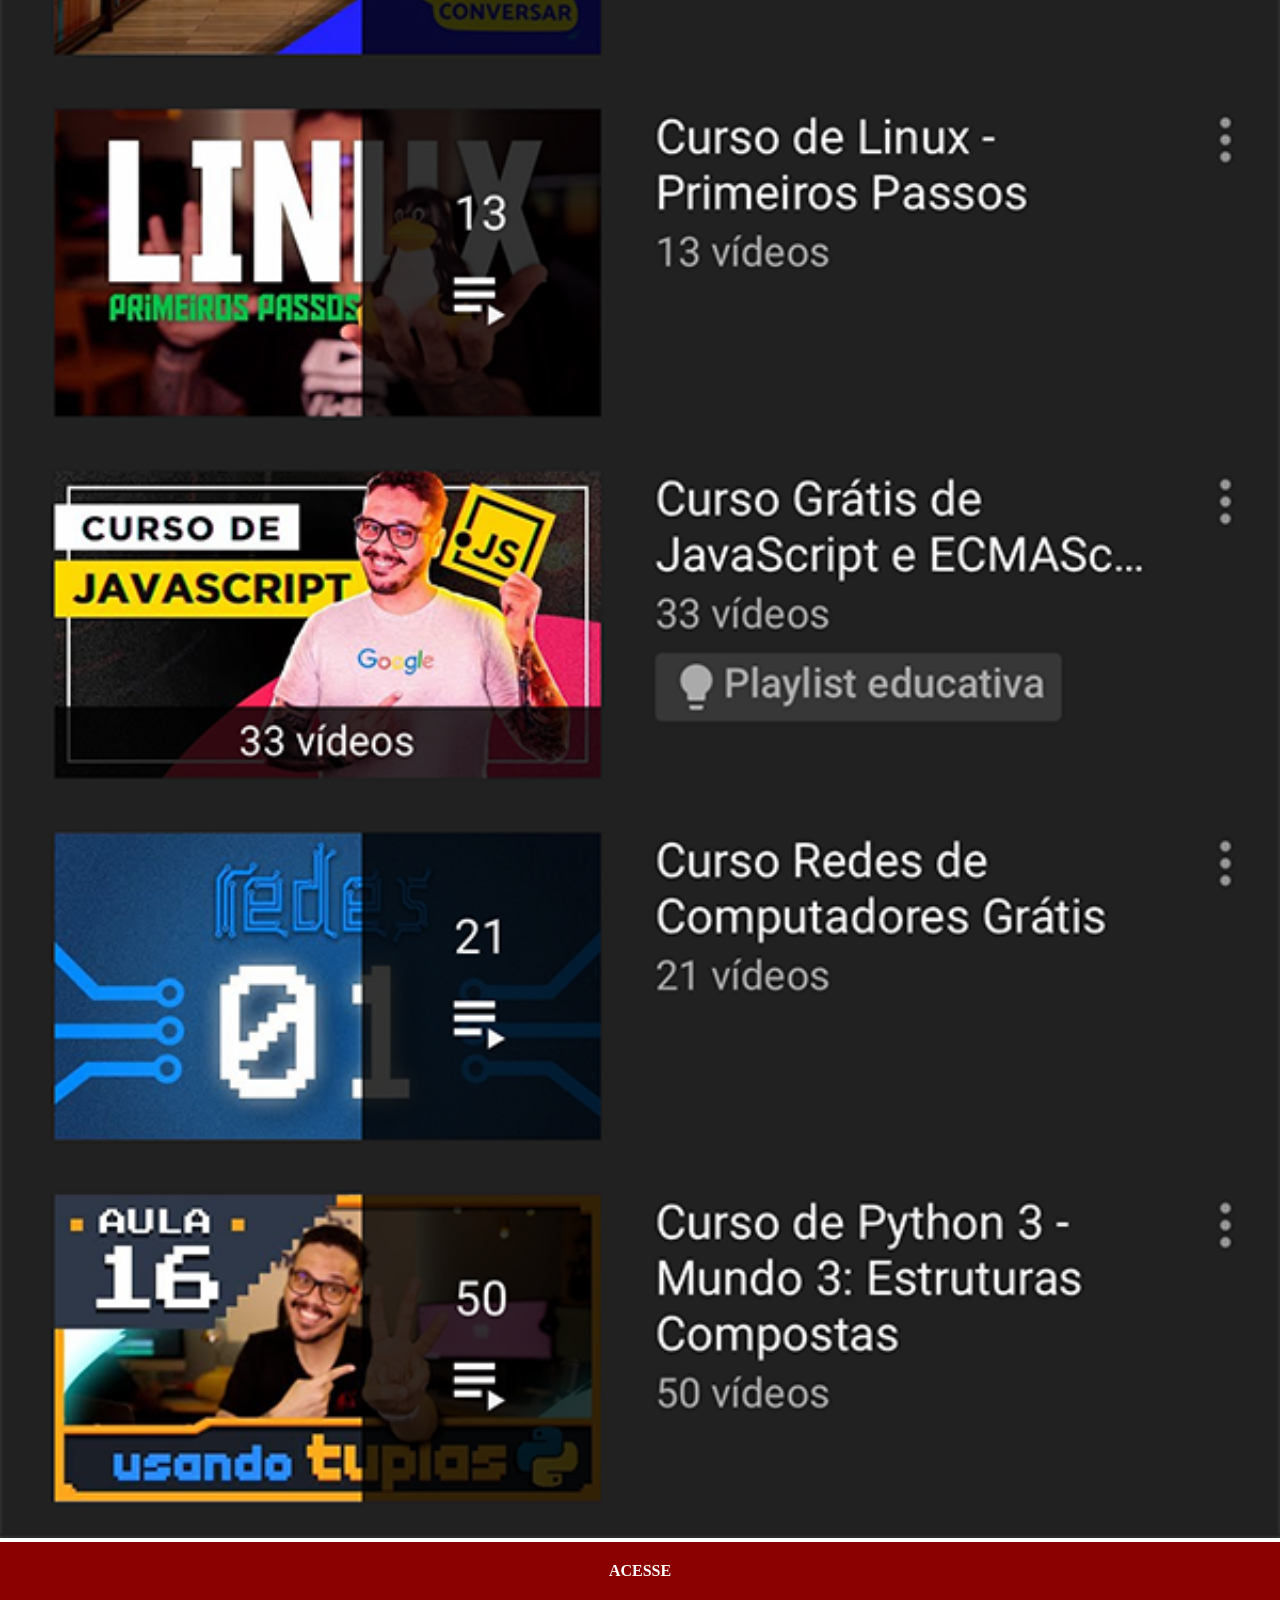
<file: youtube.html>
<!DOCTYPE html>
<html lang="pt-br">
  <head>
    <meta charset="UTF-8" />
    <meta name="viewport" content="width=device-width, initial-scale=1.0" />
    <link rel="stylesheet" href="/estilos/social.css" />
    <title>Youtube</title>
  </head>
  <body>
    <!--foto do print-->
    <img src="../imagens/tela-youtube.png" alt="" />
    <!--link de navegação-->
    <a href="https://www.youtube.com/@CursoemVideo/playlists" target="_blank"
      >ACESSE</a
    >
  </body>
</html>
</file>
<file: estilos/style.css>
@charset "UTF-8";

* {
  margin: 0px;
  padding: 0px;
  box-sizing: border-box;
}

html,
body {
  height: 100vh;
  width: 100vw;
}

body {
  background: url("../imagens/fundo-madeira.jpg") no-repeat top center;
  background-size: cover;
  background-attachment: fixed;
}

main {
  position: relative;
  height: 100vh;
}

#telefone {
  /*imagem do celular*/
  position: absolute;
  top: 50%;
  left: 50%;
  transform: translate(-50%, -50%);
  height: 627px;
  width: 311px;
  background: url("../imagens/frame-iphone.png") no-repeat;
}

#tela {
  /*imagem do fundo (inicial)*/
  position: relative;
  top: 80px;
  left: 22px;
  width: 268px;
  height: 471px;
}

#redes-sociais {
  /*seção dos icones das redes sociais*/
  text-align: right;
}

#redes-sociais img {
  width: 50px;
  margin: 10px;
  border-radius: 50%;
  box-shadow: 2px 2px 5px rgba(0, 0, 0, 0.409);
}

#redes-sociais img:hover {
  border: 2px solid rgba(255, 255, 255, 0.602);
  transform: translate(-2px, -2px);
  box-shadow: 5px 5px 10px rgba(0, 0, 0, 0.545);
  transition: transform 0.2s, border 0.1s;
}
</file>
<file: estilos/social.css>
* {
  /*para definir as confuguraçãoes dos botoes de app*/
  margin: 0;
  padding: 0;
  box-sizing: border-box;
}

::-webkit-scrollbar {
  width: 0;
  height: 0;
}

img {
  width: 100vw;
}

a {
  display: block;
  background-color: darkred;
  color: white;
  padding: 20px;
  text-align: center;
  font-weight: bolder;
  text-decoration: none;
}

a:hover {
  background-color: red;
}
</file>
